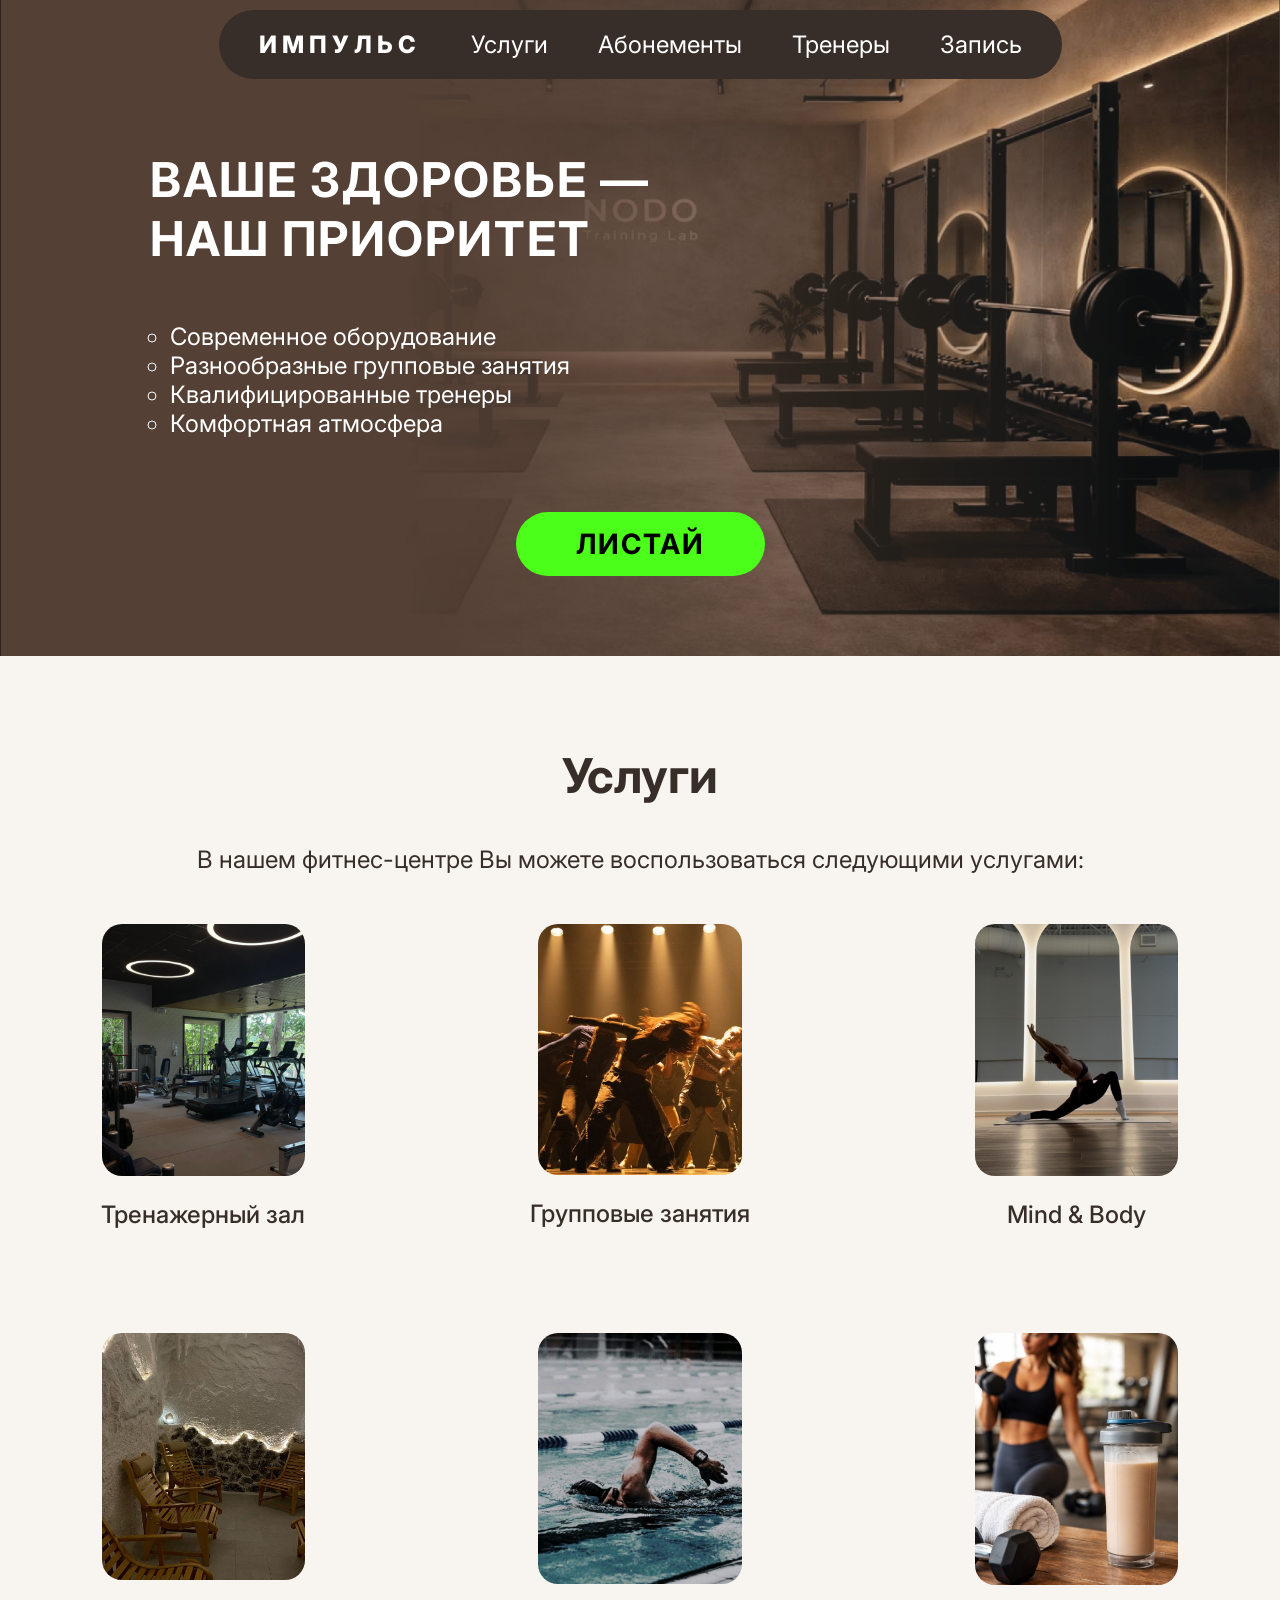
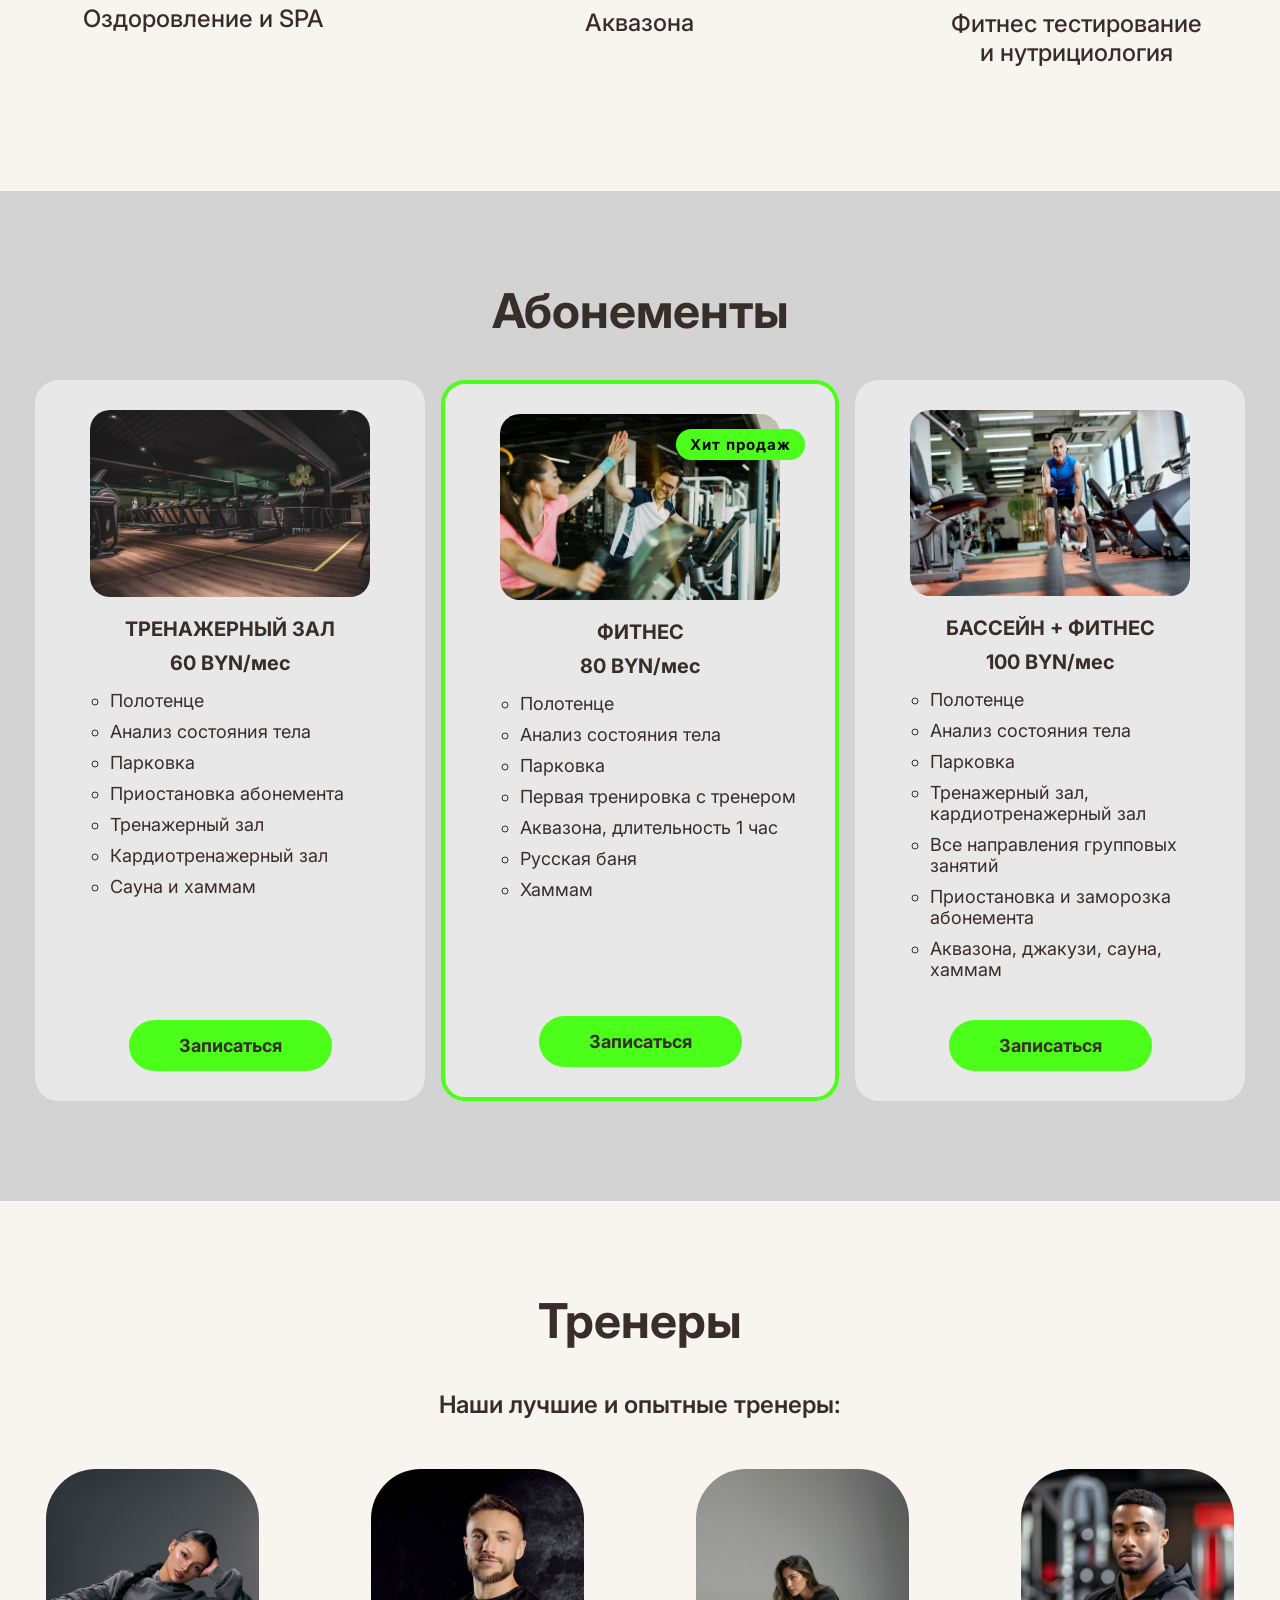
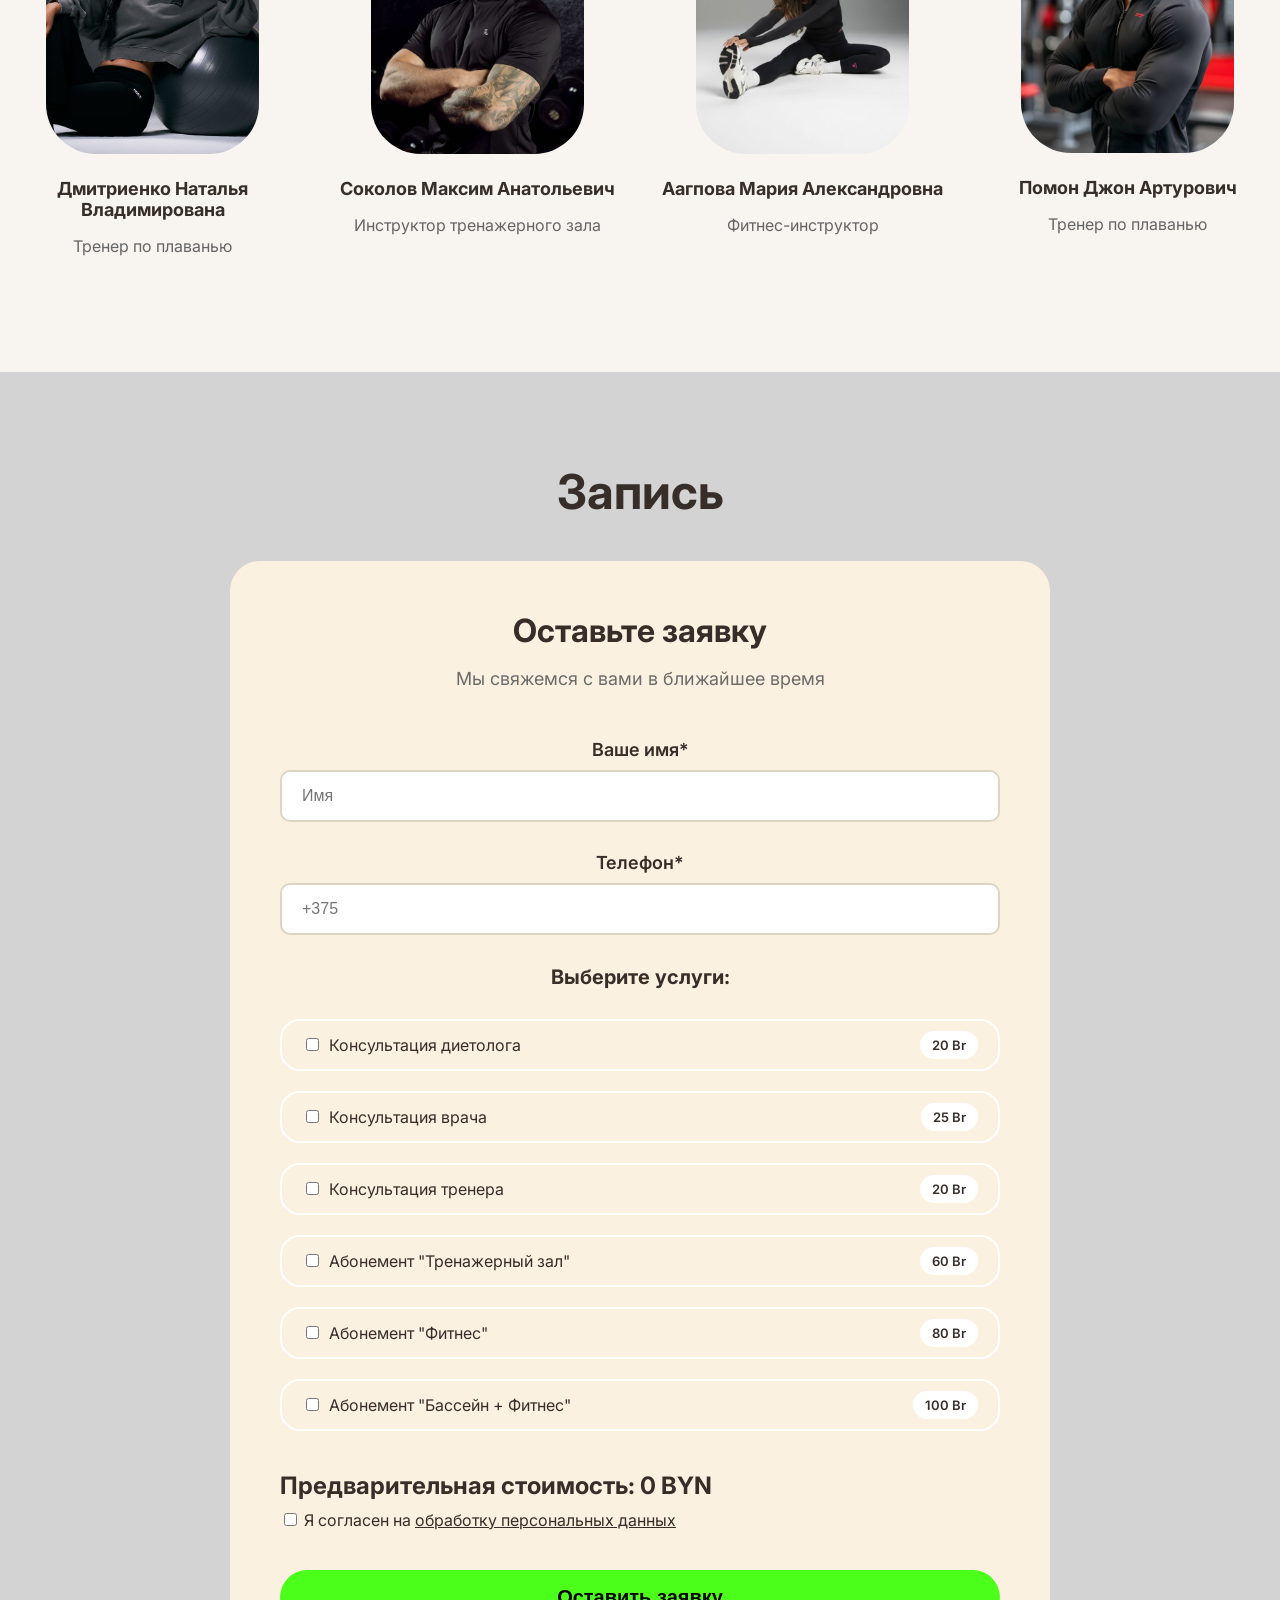
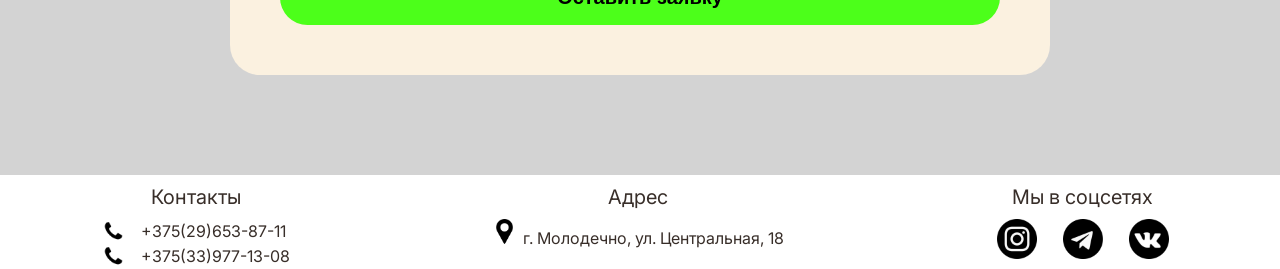
<file: index.html>
<!DOCTYPE html>
<html lang="en">
<head>
    <meta charset="UTF-8">
    <meta name="viewport" content="width=device-width, initial-scale=1.0">
    <title>IMPULS</title>
    <link rel="icon" type="image/png" href="IMG/logo-icon.png">
    <link rel="preconnect" href="https://fonts.googleapis.com">
    <link rel="preconnect" href="https://fonts.gstatic.com" crossorigin>
    <link href="https://fonts.googleapis.com/css2?family=Inter:ital,opsz,wght@0,14..32,100..900;1,14..32,100..900&display=swap" rel="stylesheet">
    <link href="index.css" type="text/css" rel="stylesheet">
</head>
<body>
    <header class="header">
        <a href="#block1" class="logo">ИМПУЛЬС</a>
        <a href="#block2">Услуги</a>
        <a href="#block3">Абонементы</a>
        <a href="#block4">Тренеры</a>
        <a href="#block5">Запись</a>
    </header>
    <div id="block1" class="block1">
        <div class="slogan">ВАШЕ ЗДОРОВЬЕ — <br>НАШ ПРИОРИТЕТ</div>
        <div class="advantages">
            <ul type="circle">
                <li>Современное оборудование</li> 
                <li>Разнообразные групповые занятия</li>
                <li>Квалифицированные тренеры</li>
                <li>Комфортная атмосфера</li>
            </ul>
        </div>
        <a href="#block2" class="button">ЛИСТАЙ</a>
    </div>

    <div id="block2" class="block2">
        <h3>Услуги</h3>
        <div class="text">В нашем фитнес-центре Вы можете воспользоваться следующими услугами:</div>
        <div class="directions">
            <a href="html/gym.html" target="_top" class="items-link">
                <div class="item">
                <img src="IMG/Cardio.png" alt="Тренажерный зал">
                <p>Тренажерный зал</p>
            </div>
            </a>
            <a href="html/groupclasses.html" target="_top" class="items-link">
                <div class="item">
                <img src="IMG/Dance1.jpg" alt="Групповые занятия">
                <p>Групповые занятия</p>
            </div>
            </a>
            <a href="html/mindbody.html" target="_top" class="items-link">
                <div class="item">
                <img src="IMG/Stretching.png" alt="Mind & Body">
                <p>Mind & Body</p>
            </div>
            </a>
            <a href="html/spa.html" target="_top" class="items-link">
                <div class="item">
                <img src="IMG/salt.jpg" alt=Оздоровление и SPA">
                <p>Оздоровление и SPA</p>
            </div>
            </a>
            <a href="html/aquazone.html" target="_top" class="items-link">
                <div class="item">
                <img src="IMG/Swim.png" alt="Аквазона">
                <p>Аквазона</p>
            </div>
            </a>
            <a href="html/fittesting.html" target="_top" class="items-link">
                <div class="item">
                <img src="IMG/testing.jpg" alt="Тестирование и нутрициология">
                <p>Фитнес тестирование <br>и нутрициология</p>
            </div>
            </a>
        </div>
    </div>

    <div id="block3" class="block3">
        <h3>Абонементы</h3>
        <div class="subscriptions">
            <div class="subtrain">
                <img src="IMG/train1.avif" alt="Месячный абонемент">
                <p class="included-sub">ТРЕНАЖЕРНЫЙ ЗАЛ</p>
                <p class="sub-price">60 BYN/мес</p>
                <ul type="circle" class="included">
                    <li>Полотенце</li>
                    <li>Анализ состояния тела</li>
                    <li>Парковка</li>
                    <li>Приостановка абонемента</li>
                    <li>Тренажерный зал</li>
                    <li>Кардиотренажерный зал</li>
                    <li>Сауна и хаммам</li>
                </ul>
                <a href="#block5" class="btn">Записаться</a>
            </div>
            <div class="subfit">
                <span class="badge">Хит продаж</span> 
                <img src="IMG/train2.avif" alt="Разовый абонемент">
                <p class="included-sub">ФИТНЕС</p>
                <p class="sub-price">80 BYN/мес</p>
                <ul type="circle" class="included">
                    <li>Полотенце</li>
                    <li>Анализ состояния тела</li>
                    <li>Парковка</li>
                    <li>Первая тренировка с тренером</li>
                    <li>Аквазона, длительность 1 час</li>
                    <li>Русская баня</li>
                    <li>Хаммам</li>
                </ul>
                <a href="#block5" class="btn">Записаться</a>
            </div>
            <div class="subswim">
                <img src="IMG/train3.avif" alt="Плюс абонемент">
                <p class="included-sub">БАССЕЙН + ФИТНЕС</p>
                <p class="sub-price">100 BYN/мес</p>
                <ul type="circle" class="included">
                    <li>Полотенце</li>
                    <li>Анализ состояния тела</li>
                    <li>Парковка</li>
                    <li>Тренажерный зал, кардиотренажерный зал</li>
                    <li>Все направления групповых занятий</li>
                    <li>Приостановка и заморозка абонемента</li>
                    <li>Аквазона, джакузи, сауна, хаммам</li>
                </ul>
                <a href="#block5" class="btn">Записаться</a>
            </div>
        </div>
    </div>

    <div id="block4" class="block4">
        <h3>Тренеры</h3>
        <div class="best-train">Наши лучшие и опытные тренеры:</div>
        <div class="trainers">
            <div class="trainer">
                <img src="IMG/trainer_Natalia.png" alt="Дмитриенко Наталья">
                <p>Дмитриенко Наталья Владимирована</p>
                <div class="description">
                    <p>Тренер по плаванью</p>
                </div>
            </div>
            <div class="trainer">
                <img src="IMG/trainer_Maks.jpg" alt="Соколов Максим">
                <p>Соколов Максим Анатольевич</p>
                <div class="description">
                    <p>Инструктор тренажерного зала</p>
                </div>
            </div>
            <div class="trainer">
                <img src="IMG/trainer_Maria.png" alt="Агапова Мария">
                <p>Аагпова Мария Александровна</p>
                <div class="description">
                    <p>Фитнес-инструктор</p>
                </div>
            </div>
            <div class="trainer">
                <img src="IMG/trainer_Jon.jpg" alt="Помон Джон">
                <p>Помон Джон Артурович</p>
                <div class="description">
                    <p>Тренер по плаванью</p>
                </div>
            </div>
        </div>
    </div>

    <div id="block5" class="block5">
        <h3>Запись</h3>
        <div class="record">
            <p class="record-title">Оставьте заявку</p>
            <p class="record-subtitle">Мы свяжемся с вами в ближайшее время</p>
            <form id="forma">
                <div class="field-group">
                    <label for="name">Ваше имя*</label>
                    <input type="text" placeholder="Имя" id="name">
                </div>
                <div class="field-group">
                    <label for="phonetext">Телефон*</label>
                    <input type="tel" placeholder="+375" id="phonetext">
                </div>
                <div class="service-block">
                    <p>Выберите услуги:</p>
                    <div class="services">
                        <div class="service-card">
                            <input type="checkbox" id="diet">
                            <label for="diet">Консультация диетолога</label>
                            <span class="service-price">20 Br</span>
                        </div>            
                        <div class="service-card">
                            <input type="checkbox" id="doc">
                            <label for="doc">Консультация врача</label>
                            <span class="service-price">25 Br</span>
                        </div>
                        <div class="service-card">
                            <input type="checkbox" id="train">
                            <label for="train">Консультация тренера</label>
                            <span class="service-price">20 Br</span>
                        </div>
                        <div class="service-card">
                            <input type="checkbox" id="month">
                            <label for="month">Абонемент "Тренажерный зал"</label>
                            <span class="service-price">60 Br</span>
                        </div>
                        <div class="service-card">
                            <input type="checkbox" id="one">
                            <label for="one">Абонемент "Фитнес"</label>
                            <span class="service-price">80 Br</span>
                        </div>
                        <div class="service-card">
                            <input type="checkbox" id="plus">
                            <label for="plus">Абонемент "Бассейн + Фитнес"</label>
                            <span class="service-price">100 Br</span>
                        </div>
                    </div>
                    <h4>Предварительная стоимость: <span id="total-price">0</span> BYN</h4>
                    <div class="agreement-block">
                        <input type="checkbox" id="agreement">
                        <label for="agreement">Я согласен на <a href="https://pravo.by" target="_blank" class="policy-link">
                        обработку персональных данных</a></label>
                    </div>
                    <button class="btn-bit">Оставить заявку</button>
                </div>
            </form>
        </div>
    </div>

    <footer class="footer">
        <div class="contacts">
            <p class="footer-text">Контакты</p>
            <div class="phone">
                <a href="tel: +375(29)653-87-11" class="phone-link">
                    <img src="IMG/phone.png" alt="phone">
                    <span>+375(29)653-87-11</span>
                </a>
            </div>
            <div class="phone">
                <a href="tel: +375(33)977-13-08" class="phone-link">
                    <img src="IMG/phone.png" alt="phone">
                    <span>+375(33)977-13-08</span>
                </a>
            </div>
        </div>
        <div class="location">
            <p class="footer-text">Адрес</p>
            <a href="https://yandex.by" target="_blank" class="map-link">
                <div class="address">
                    <img src="IMG/location.png">
                    <span>г. Молодечно, ул. Центральная, 18</span>
                </div>
            </a>
        </div>
        <div class="social">
            <p class="footer-text">Мы в соцсетях</p>
            <div class="icons">
                <a href="https://www.instagram.com/stimul_molo_gym/" target="_blank" class="social-link">
                    <img src="IMG/insta.png" alt="Инстаграм">
                </a>
                <a href="https://t.me/TM_Gym" target="_blank" class="social-link">
                    <img src="IMG/tg.png" alt="Телеграм">
                </a>
                <a href="https://vk.com/impuls_svetlogorsk" target="_blank" class="social-link">
                    <img src="IMG/vk.png" alt="ВКонтакте">
                </a>
            </div>
        </div>
    </footer>
    <script>
        function calculateTotal() {
            let total = 0;
            if (document.getElementById('diet').checked) total += 20;
            if  (document.getElementById('doc').checked) total += 25;
            if (document.getElementById('train').checked) total += 20;
            if (document.getElementById('month').checked) total += 60;
            if (document.getElementById('one').checked) total += 80;
            if (document.getElementById('plus').checked) total +=100;

            document.getElementById('total-price').innerText = total;
        }

        document.getElementById('diet').onclick = calculateTotal;
        document.getElementById('doc').onclick = calculateTotal;
        document.getElementById('train').onclick = calculateTotal;
        document.getElementById('month').onclick = calculateTotal;
        document.getElementById('one').onclick = calculateTotal;
        document.getElementById('plus').onclick = calculateTotal;

        document.getElementById('forma').onsubmit = function(event) {
            event.preventDefault();

            let isAgreed = document.getElementById('agreement').checked;
            isAgreed ? alert("Заявка успешно оформлена!"):
            alert("Для отправки заявки необходимо согласие на обработку персональных данных");

            if (isAgreed) {
                document.getElementById('forma').reset();
                document.getElementById('total-price').innerText = 0;
            }
        }
    </script>
</body>
</html>
</file>
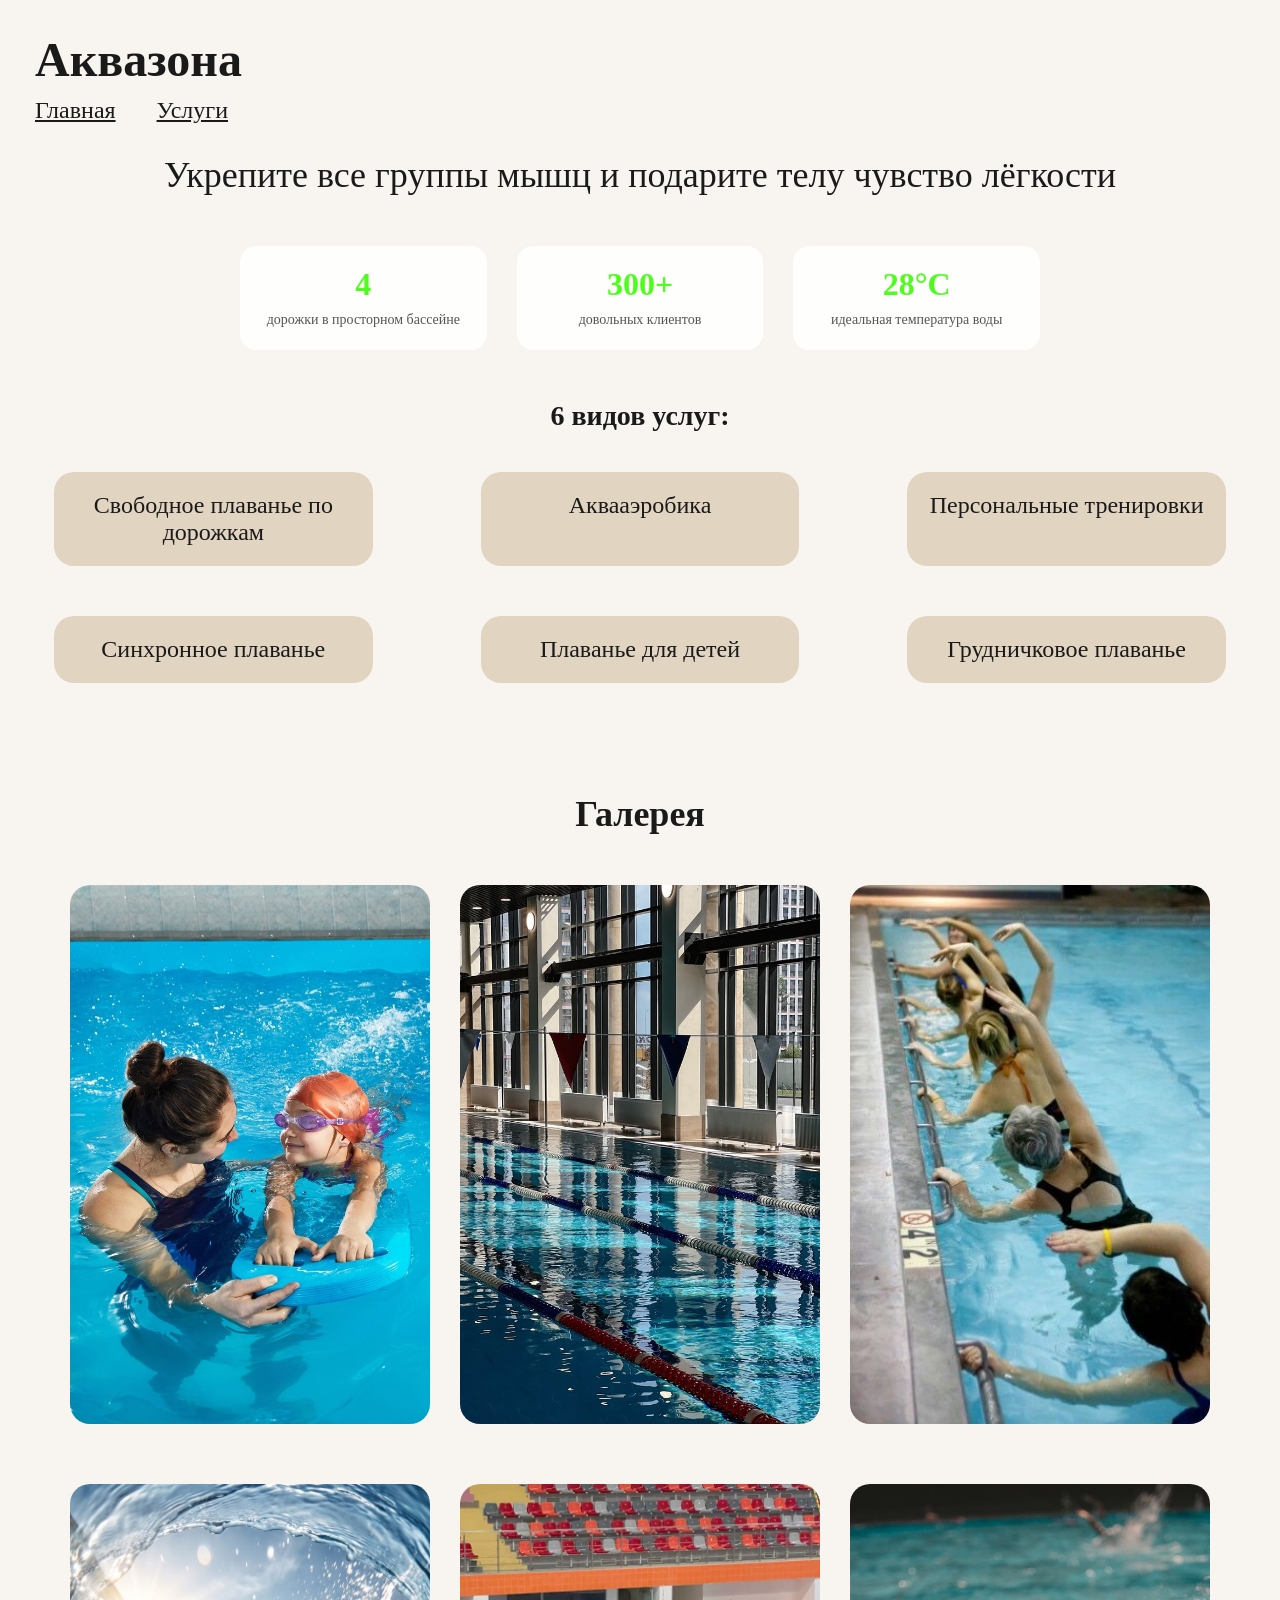
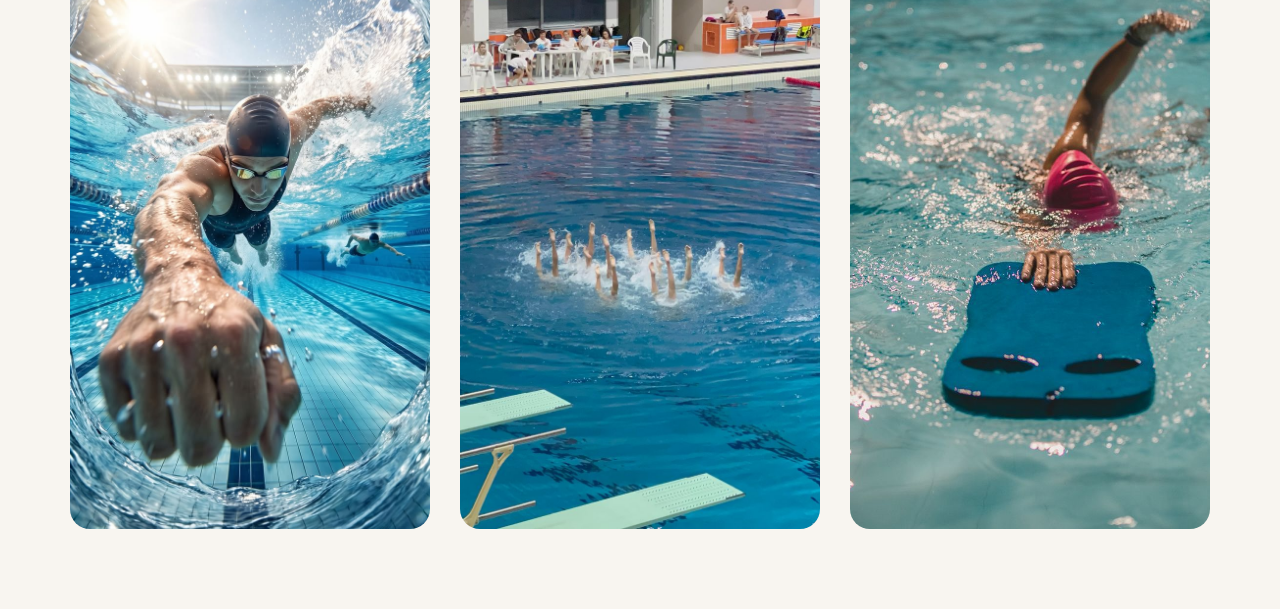
<file: html/aquazone.html>
<!DOCTYPE html>
<html lang="en">
<head>
    <meta charset="UTF-8">
    <meta name="viewport" content="width=device-width, initial-scale=1.0">
    <title>Услуги</title>
    <link rel="icon" type="image/png" href="../IMG/logo-icon.png">
    <link rel="preconnect" href="https://fonts.googleapis.com">
    <link rel="preconnect" href="https://fonts.gstatic.com" crossorigin>
    <link href="https://fonts.googleapis.com/css2?family=Inter:ital,opsz,wght@0,14..32,100..900;1,14..32,100..900&display=swap" rel="stylesheet">
    <link href="../css/aquazone.css" type="text/css" rel="stylesheet">
</head>
<body>
    <h1>Аквазона</h1>
    <a href="../index.html" target="_top" class="home">Главная</a>
    <a href="../index.html#block2" target="_top" class="home">Услуги</a>
    <div class="pilates-quote">Укрепите все группы мышц и подарите телу чувство лёгкости</div>
    
    <div class="starts-row">
        <div class="start">
            <span class="start-number">4</span>
            <span class="start-label">дорожки в просторном бассейне</span>
        </div>
        <div class="start">
            <span class="start-number">300+</span>
            <span class="start-label">довольных клиентов</span>
        </div>
        <div class="start">
            <span class="start-number">28°C</span>
            <span class="start-label">идеальная температура воды</span>
        </div>
    </div>

    <div class="skills-text">6 видов услуг:</div>
    <div class="skills">
        <div class="item">Свободное плаванье по дорожкам</div>
        <div class="item">Аквааэробика</div>
        <div class="item">Персональные тренировки</div>
        <div class="item">Синхронное плаванье</div>
        <div class="item">Плаванье для детей</div>
        <div class="item">Грудничковое плаванье</div>
    </div>
    <h2>Галерея</h2>
    <div class="pilates-pict">
        <img src="../IMG/kidsswim.jpg" alt="Гибкость без боли">
        <img src="../IMG/swimpool.jpg" alt="Осанка">
        <img src="../IMG/aquaaerobics.jpg" alt="Снятие стресса">
        <img src="../IMG/swimman.jpg" alt="Восстановление">
        <img src="../IMG/synchronous.jpg" alt="Снятие стресса">
        <img src="../IMG/swim.jpg" alt="Восстановление">
    </div>
</body>
</html>
</file>
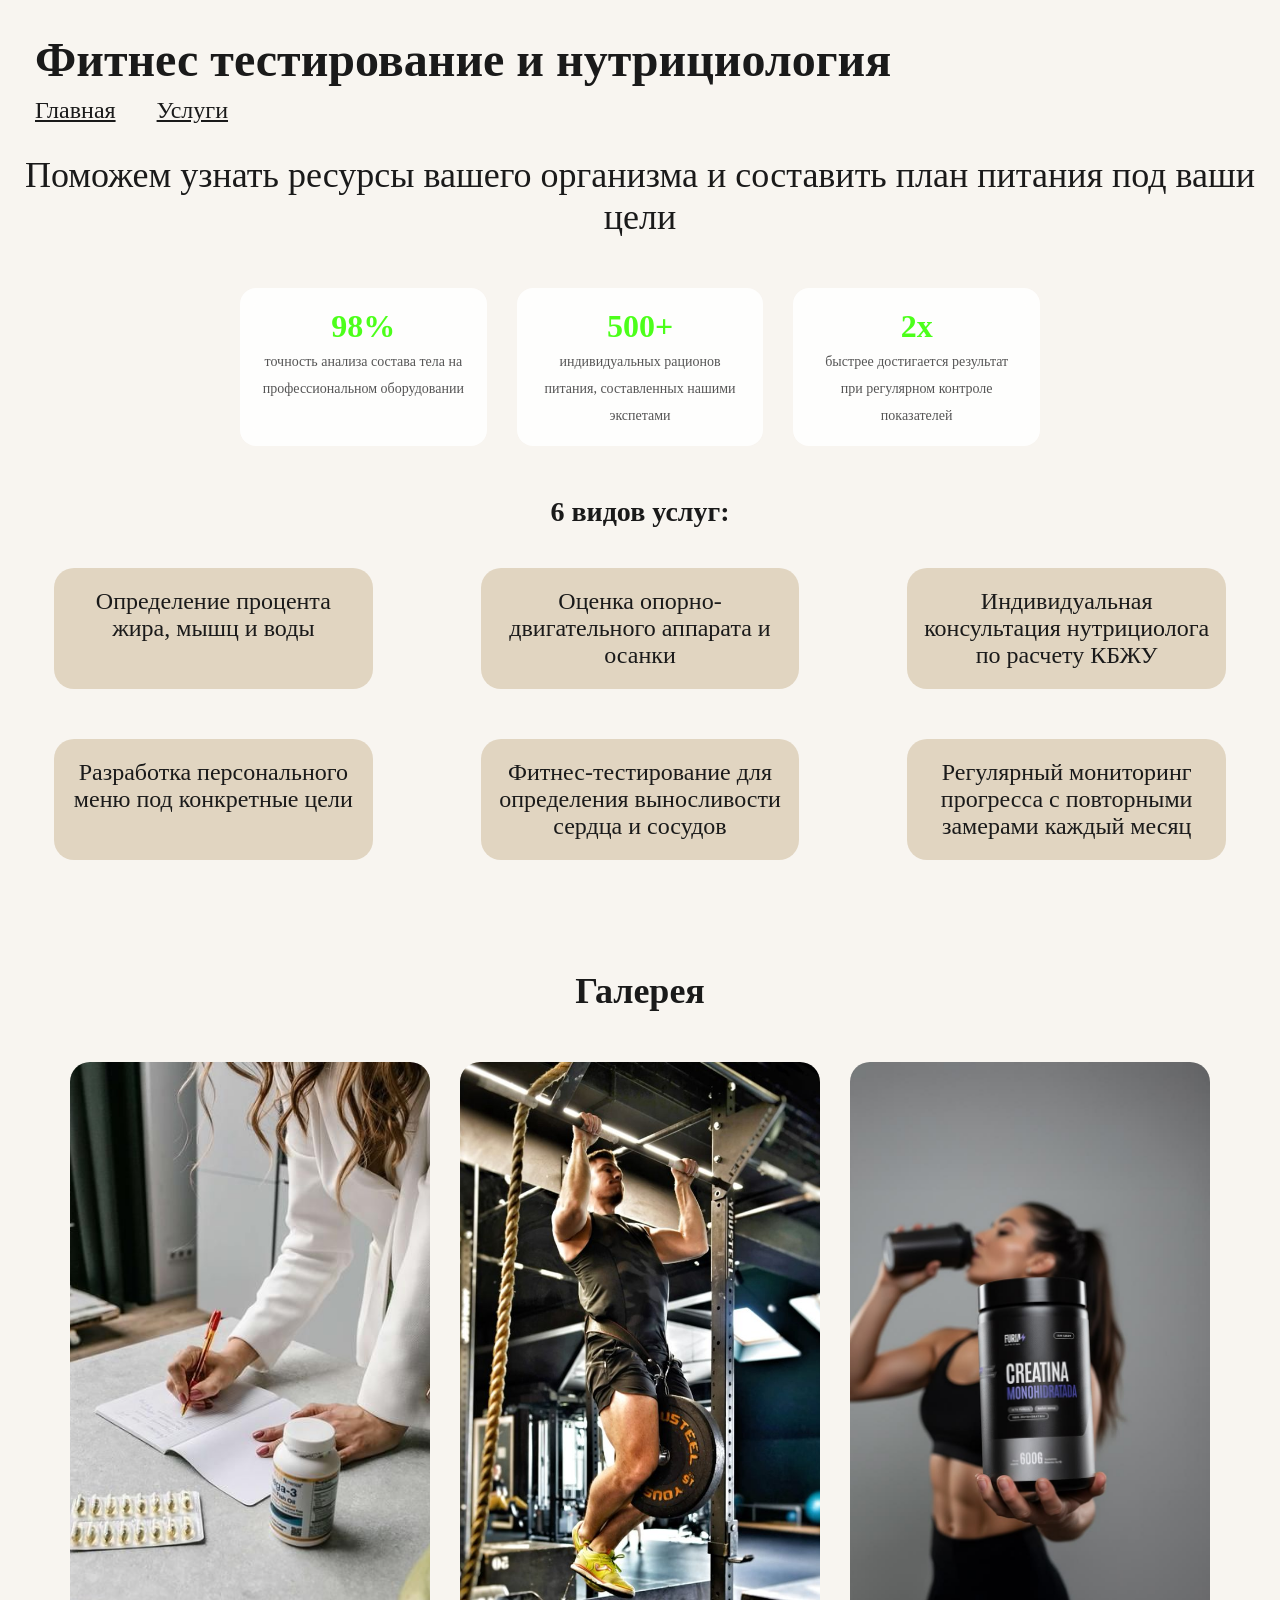
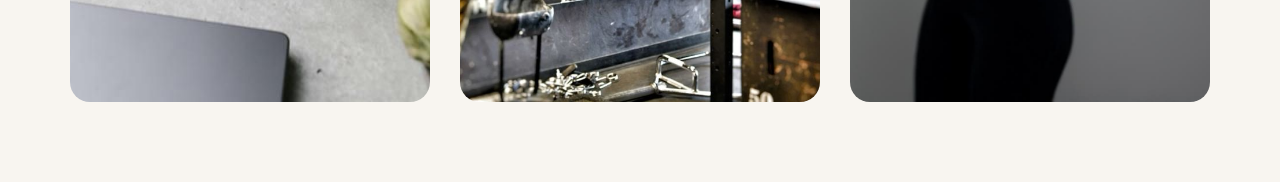
<file: html/fittesting.html>
<!DOCTYPE html>
<html lang="en">
<head>
    <meta charset="UTF-8">
    <meta name="viewport" content="width=device-width, initial-scale=1.0">
    <title>Услуги</title>
    <link rel="icon" type="image/png" href="../IMG/logo-icon.png">
    <link rel="preconnect" href="https://fonts.googleapis.com">
    <link rel="preconnect" href="https://fonts.gstatic.com" crossorigin>
    <link href="https://fonts.googleapis.com/css2?family=Inter:ital,opsz,wght@0,14..32,100..900;1,14..32,100..900&display=swap" rel="stylesheet">
    <link href="../css/fittesting.css" type="text/css" rel="stylesheet">
</head>
<body>
    <h1>Фитнес тестирование и нутрициология</h1>
    <a href="../index.html" target="_top" class="home">Главная</a>
    <a href="../index.html#block2" target="_top" class="home">Услуги</a>
    <div class="pilates-quote">Поможем узнать ресурсы вашего организма и составить план питания под ваши цели</div>
    
    <div class="starts-row">
        <div class="start">
            <span class="start-number">98%</span>
            <span class="start-label">точность анализа состава тела на профессиональном оборудовании</span>
        </div>
        <div class="start">
            <span class="start-number">500+</span>
            <span class="start-label">индивидуальных рационов питания, составленных нашими экспетами</span>
        </div>
        <div class="start">
            <span class="start-number">2х</span>
            <span class="start-label">быстрее достигается результат при регулярном контроле показателей</span>
        </div>
    </div>

    <div class="skills-text">6 видов услуг:</div>
    <div class="skills">
        <div class="item">Определение процента жира, мышц и воды</div>
        <div class="item">Оценка опорно-двигательного аппарата и осанки</div>
        <div class="item">Индивидуальная консультация нутрициолога по расчету КБЖУ</div>
        <div class="item">Разработка персонального меню под конкретные цели</div>
        <div class="item">Фитнес-тестирование для определения выносливости сердца и сосудов</div>
        <div class="item">Регулярный мониторинг прогресса с повторными замерами каждый месяц</div>
    </div>
    <h2>Галерея</h2>
    <div class="pilates-pict">
        <img src="../IMG/nutrition.jpg" alt="Спина">
        <img src="../IMG/resource.jpg" alt="Крепкое сердце и легкие">
        <img src="../IMG/additive.jpg" alt="Мышцы в тонусе">
    </div>
</body>
</html>
</file>
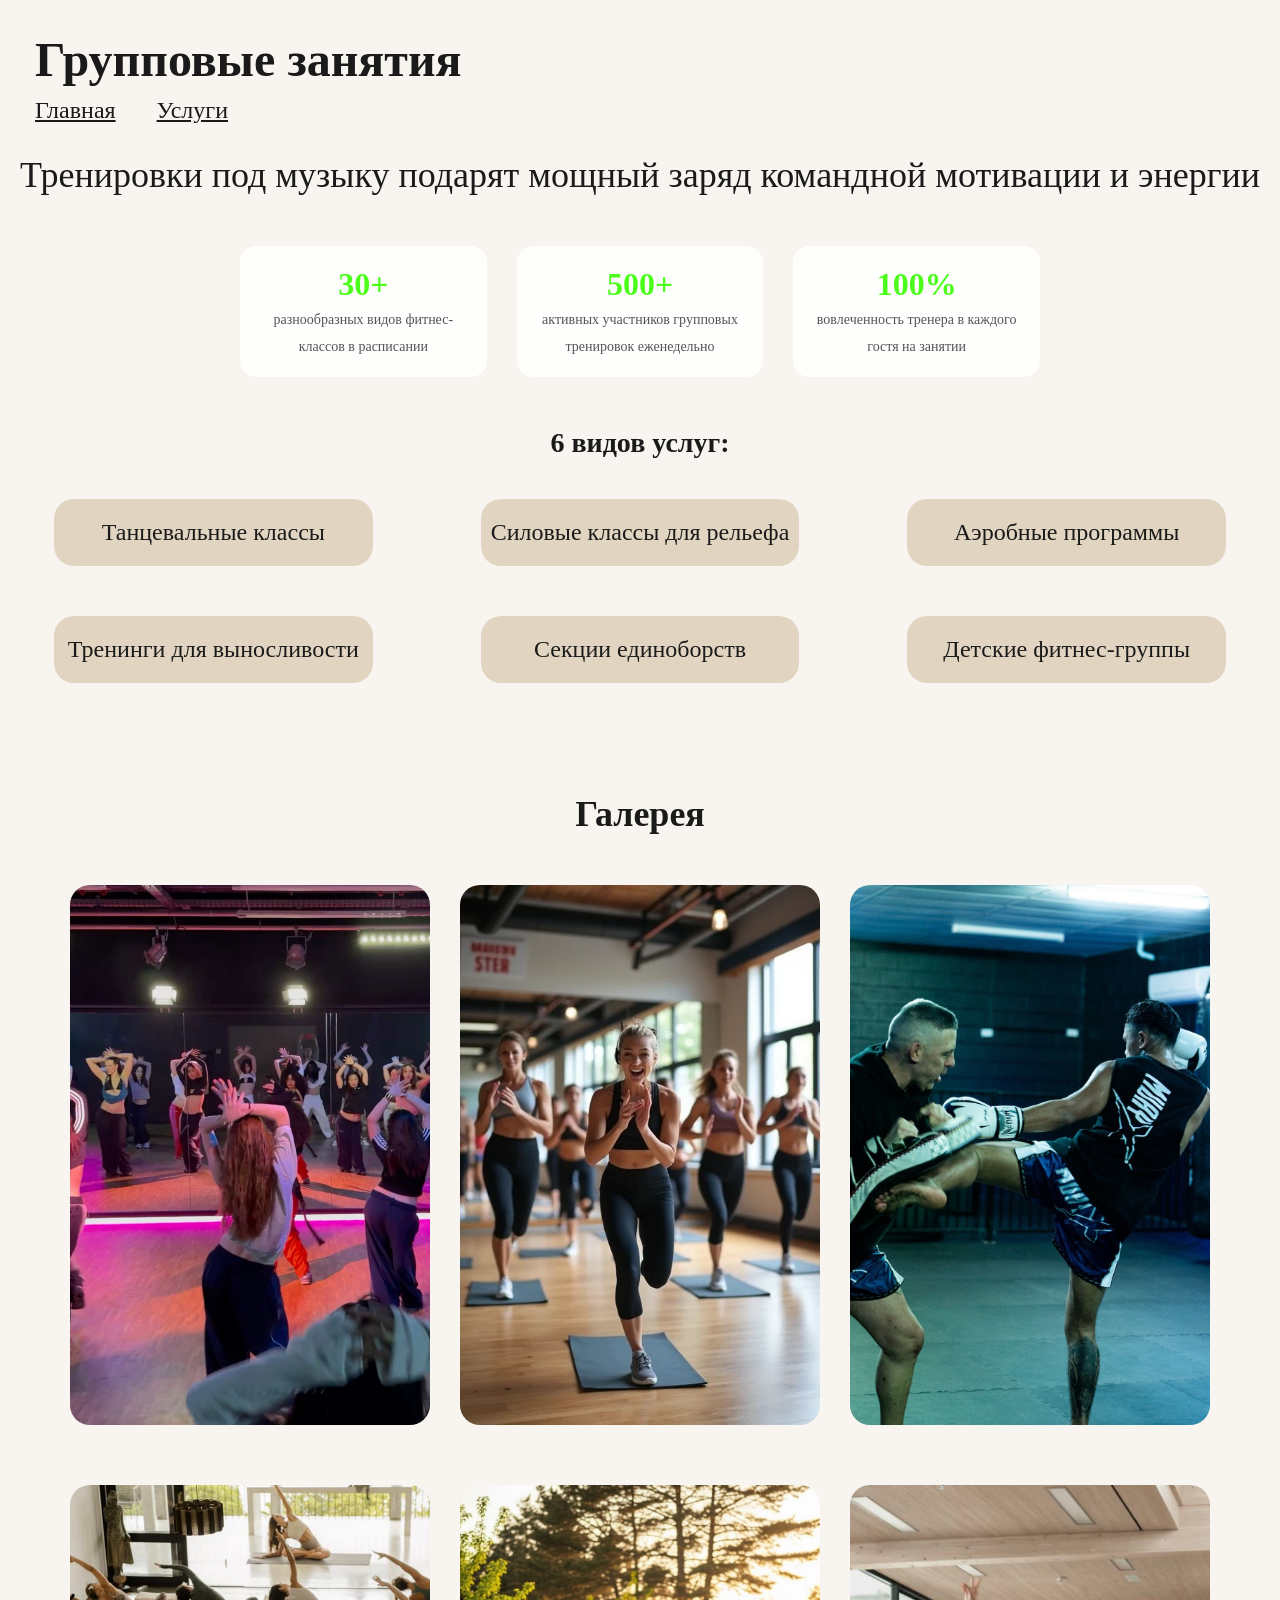
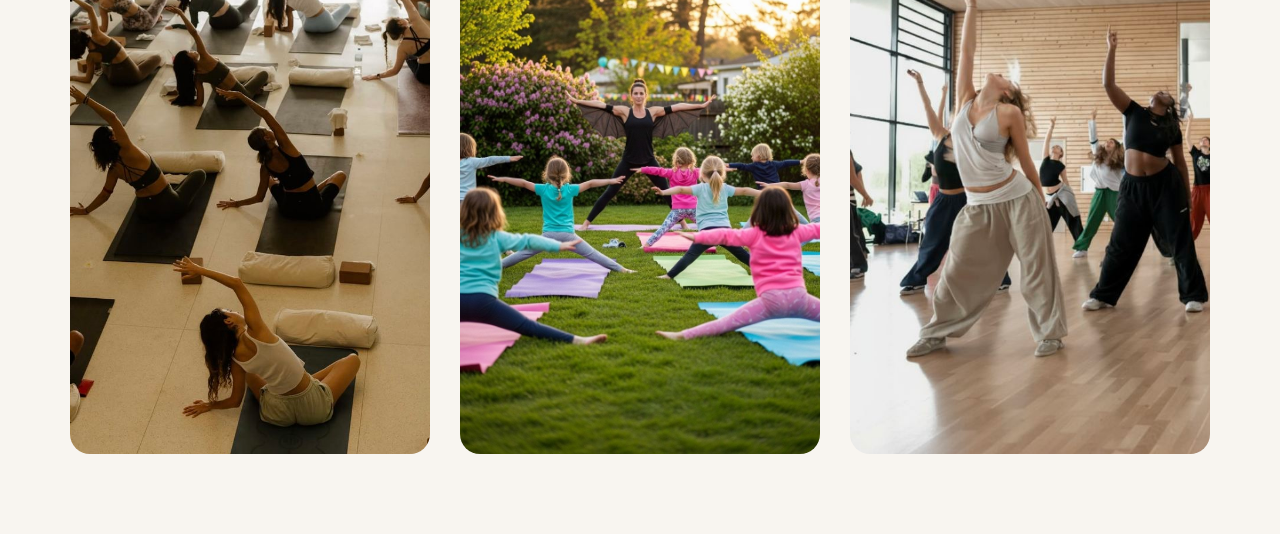
<file: html/groupclasses.html>
<!DOCTYPE html>
<html lang="en">
<head>
    <meta charset="UTF-8">
    <meta name="viewport" content="width=device-width, initial-scale=1.0">
    <title>Услуги</title>
    <link rel="icon" type="image/png" href="../IMG/logo-icon.png">
    <link rel="preconnect" href="https://fonts.googleapis.com">
    <link rel="preconnect" href="https://fonts.gstatic.com" crossorigin>
    <link href="https://fonts.googleapis.com/css2?family=Inter:ital,opsz,wght@0,14..32,100..900;1,14..32,100..900&display=swap" rel="stylesheet">
    <link href="../css/groupclasses.css" type="text/css" rel="stylesheet">
</head>
<body>
    <h1>Групповые занятия</h1>
    <a href="../index.html" target="_top" class="home">Главная</a>
    <a href="../index.html#block2" target="_top" class="home">Услуги</a>
    <div class="pilates-quote">Тренировки под музыку подарят мощный заряд командной мотивации и энергии</div>
    
    <div class="starts-row">
        <div class="start">
            <span class="start-number">30+</span>
            <span class="start-label">разнообразных видов фитнес-классов в расписании</span>
        </div>
        <div class="start">
            <span class="start-number">500+</span>
            <span class="start-label">активных участников групповых тренировок еженедельно</span>
        </div>
        <div class="start">
            <span class="start-number">100%</span>
            <span class="start-label">вовлеченность тренера в каждого гостя на занятии</span>
        </div>
    </div>

    <div class="skills-text">6 видов услуг:</div>
    <div class="skills">
        <div class="item">Танцевальные классы</div>
        <div class="item">Силовые классы для рельефа</div>
        <div class="item">Аэробные программы</div>
        <div class="item">Тренинги для выносливости</div>
        <div class="item">Секции единоборств</div>
        <div class="item">Детские фитнес-группы</div>
    </div>
    <h2>Галерея</h2>
    <div class="pilates-pict">
        <img src="../IMG/grace.jpg" alt="Гибкость">
        <img src="../IMG/aerobics.jpg" alt="Группа">
        <img src="../IMG/martialarts.jpg" alt="Здоровье">
        <img src="../IMG/group.jpg" alt="Здоровье">
        <img src="../IMG/kids.jpg" alt="Снижение тревожности">
        <img src="../IMG/positive.jpg" alt="Снижение тревожности">
    </div>
</body>
</html>
</file>
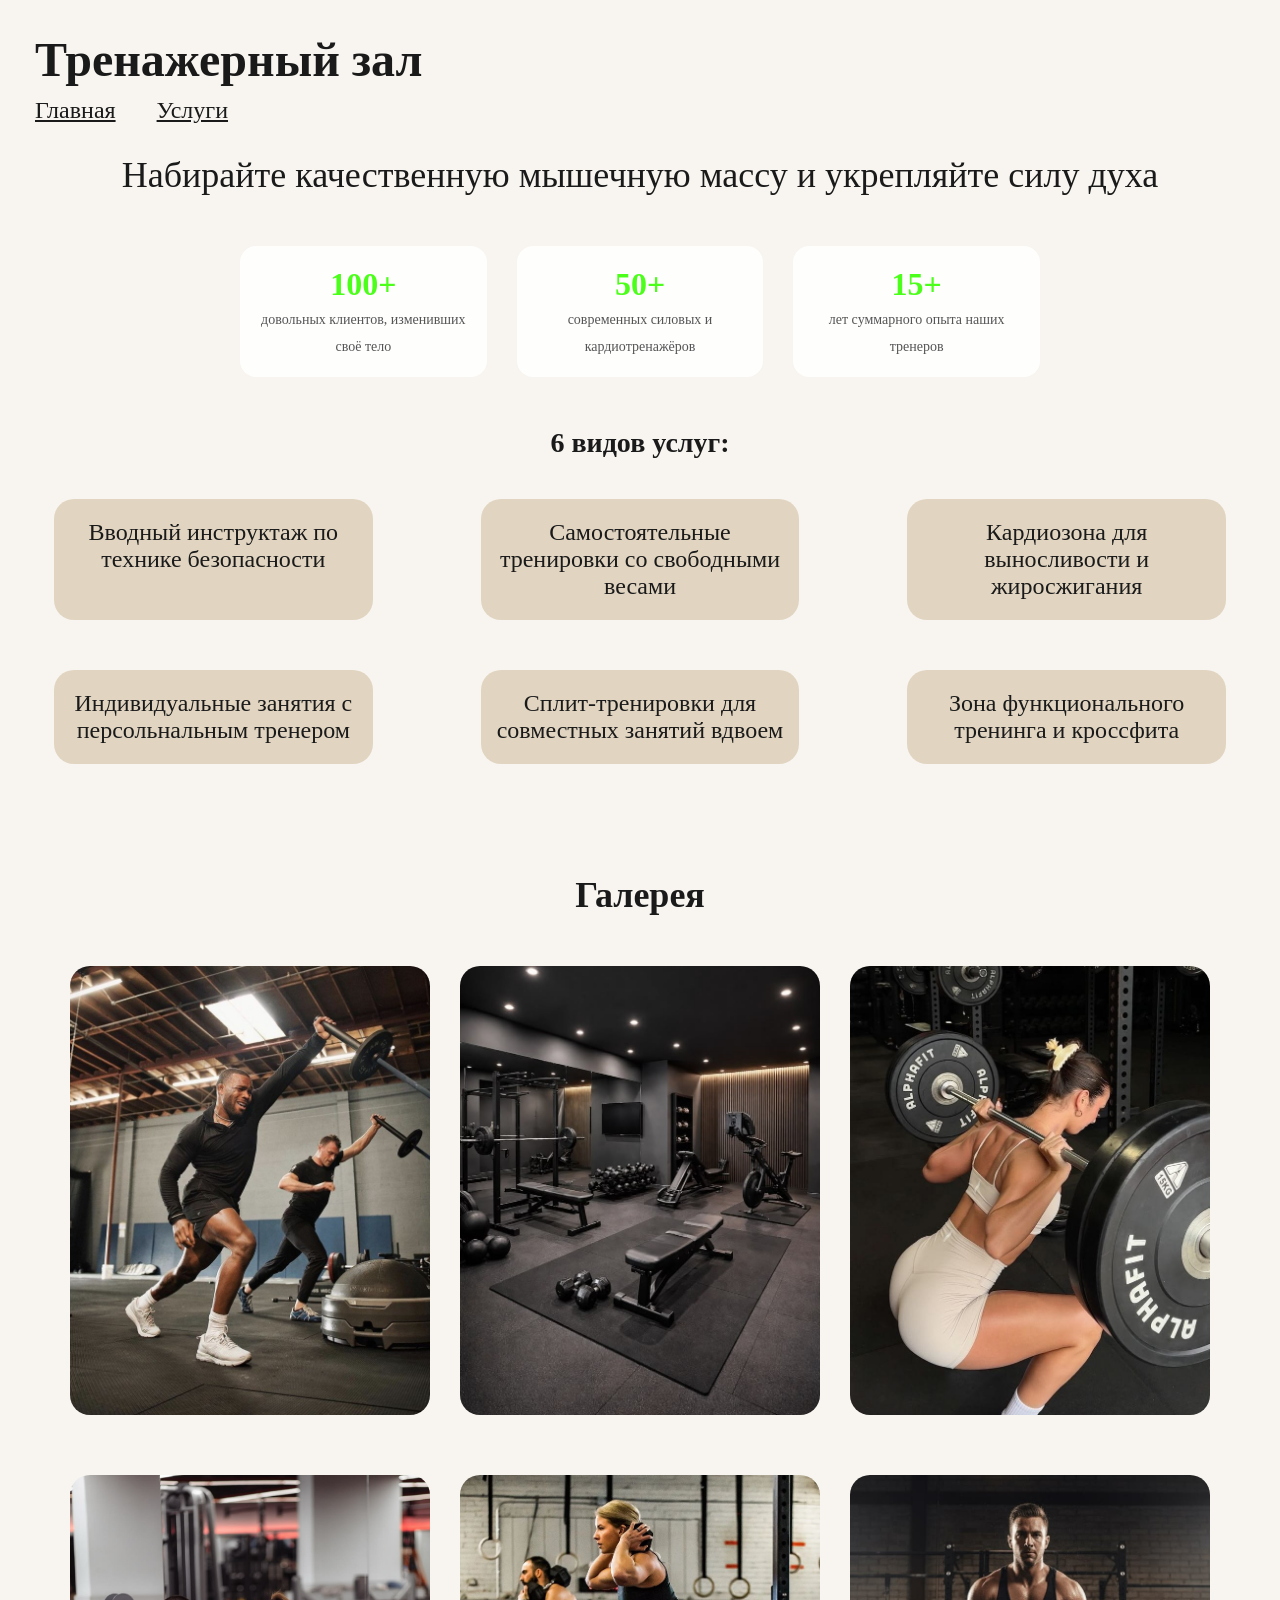
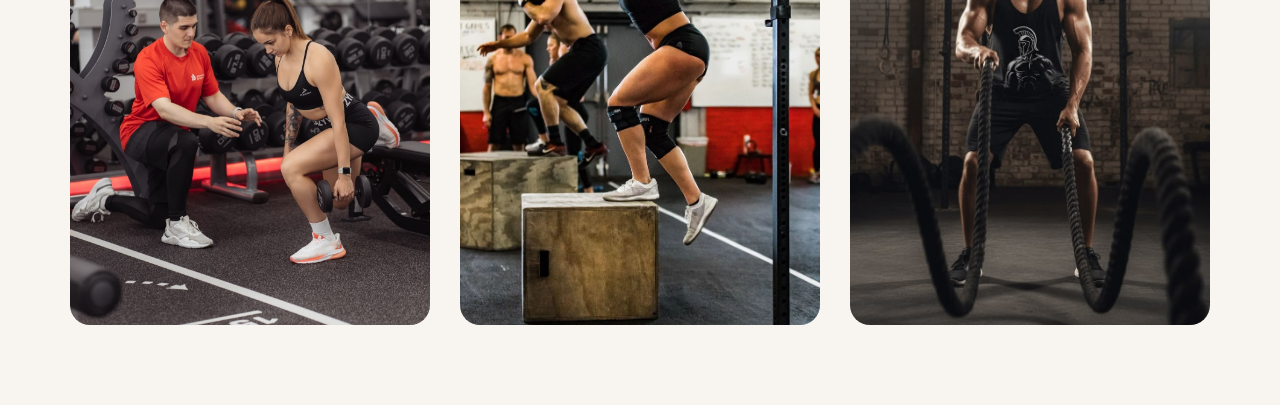
<file: html/gym.html>
<!DOCTYPE html>
<html lang="en">
<head>
    <meta charset="UTF-8">
    <meta name="viewport" content="width=device-width, initial-scale=1.0">
    <title>Услуги</title>
    <link rel="icon" type="image/png" href="../IMG/logo-icon.png">
    <link rel="preconnect" href="https://fonts.googleapis.com">
    <link rel="preconnect" href="https://fonts.gstatic.com" crossorigin>
    <link href="https://fonts.googleapis.com/css2?family=Inter:ital,opsz,wght@0,14..32,100..900;1,14..32,100..900&display=swap" rel="stylesheet">
    <link href="../css/gym.css" type="text/css" rel="stylesheet">
</head>
<body>
    <h1>Тренажерный зал</h1>
    <a href="../index.html" target="_top" class="home">Главная</a>
    <a href="../index.html#block2" target="_top" class="home">Услуги</a>
    <div class="pilates-quote">Набирайте качественную мышечную массу и укрепляйте силу духа</div>
    
    <div class="starts-row">
        <div class="start">
            <span class="start-number">100+</span>
            <span class="start-label">довольных клиентов, изменивших своё тело</span>
        </div>
        <div class="start">
            <span class="start-number">50+</span>
            <span class="start-label">современных силовых и кардиотренажёров</span>
        </div>
        <div class="start">
            <span class="start-number">15+</span>
            <span class="start-label">лет суммарного опыта наших тренеров</span>
        </div>
    </div>

    <div class="skills-text">6 видов услуг:</div>
    <div class="skills">
        <div class="item">Вводный инструктаж по технике безопасности</div>
        <div class="item">Самостоятельные тренировки со свободными весами</div>
        <div class="item">Кардиозона для выносливости и жиросжигания</div>
        <div class="item">Индивидуальные занятия с персольнальным тренером</div>
        <div class="item">Сплит-тренировки для совместных занятий вдвоем</div>
        <div class="item">Зона функционального тренинга и кроссфита</div>
    </div>
    <h2>Галерея</h2>
    <div class="pilates-pict">
        <img src="../IMG/zal1.jpg" alt="Гибкость">
        <img src="../IMG/zal4.jpg" alt="Гибкость">
        <img src="../IMG/zal2.jpg" alt="Гибкость">
        <img src="../IMG/zal3.jpg" alt="Гибкость">
        <img src="../IMG/zal5.jpg" alt="Гибкость">
        <img src="../IMG/zal6.jpg" alt="Гибкость">
    </div>
</body>
</html>
</file>
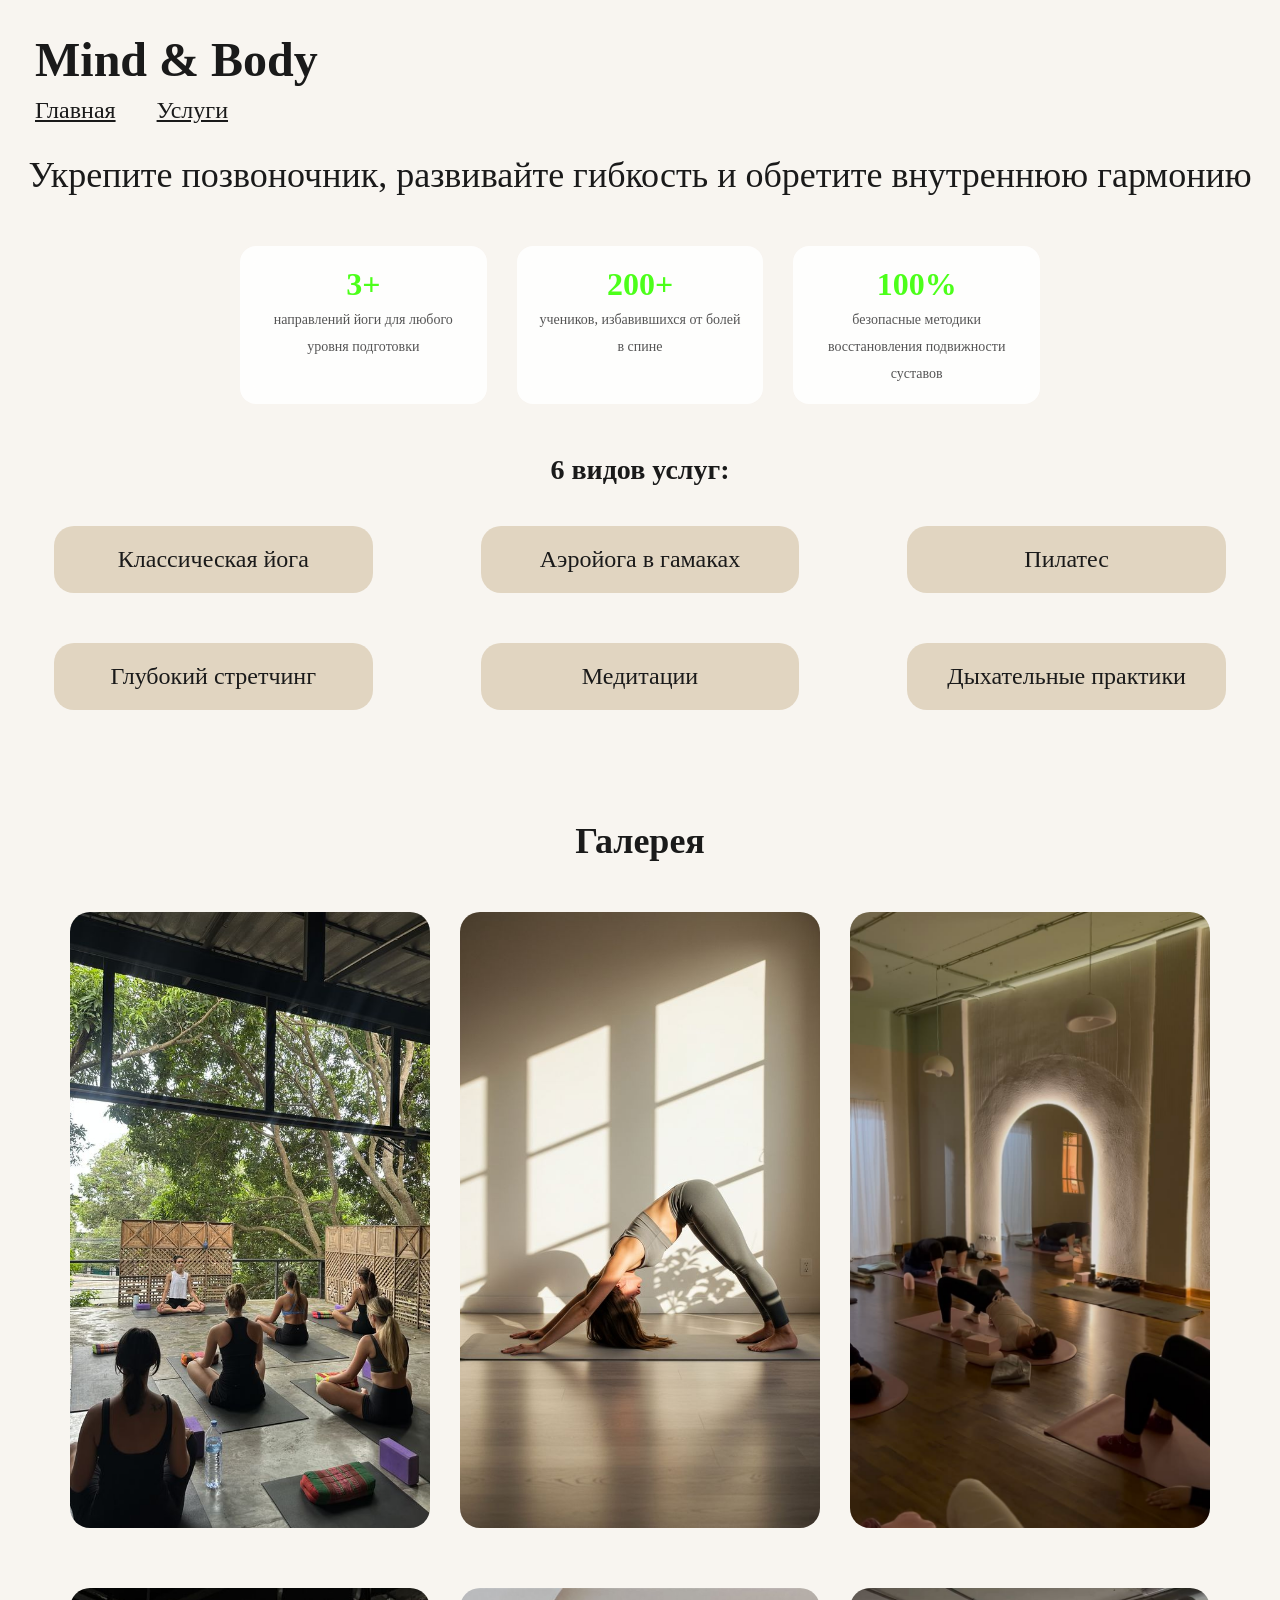
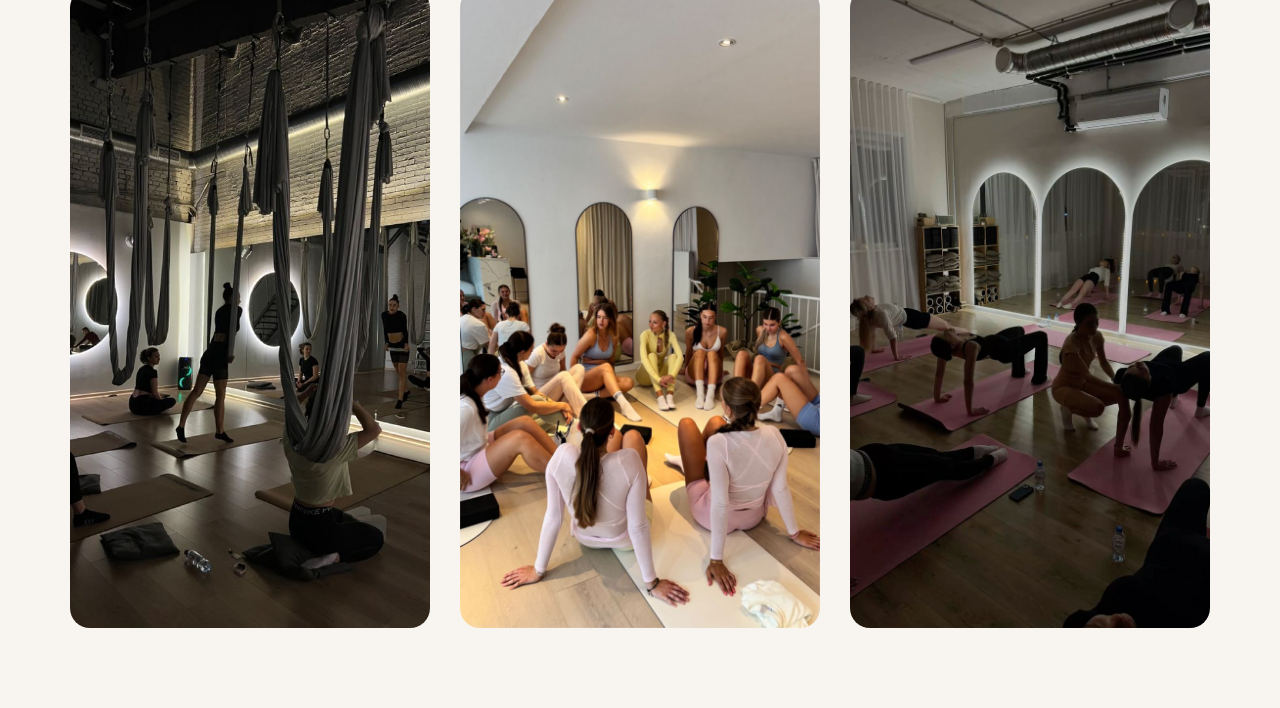
<file: html/mindbody.html>
<!DOCTYPE html>
<html lang="en">
<head>
    <meta charset="UTF-8">
    <meta name="viewport" content="width=device-width, initial-scale=1.0">
    <title>Услуги</title>
    <link rel="icon" type="image/png" href="../IMG/logo-icon.png">
    <link rel="preconnect" href="https://fonts.googleapis.com">
    <link rel="preconnect" href="https://fonts.gstatic.com" crossorigin>
    <link href="https://fonts.googleapis.com/css2?family=Inter:ital,opsz,wght@0,14..32,100..900;1,14..32,100..900&display=swap" rel="stylesheet">
    <link href="../css/mindbody.css" type="text/css" rel="stylesheet">
</head>
<body>
    <h1>Mind & Body</h1>
    <a href="../index.html" target="_top" class="home">Главная</a>
    <a href="../index.html#block2" target="_top" class="home">Услуги</a>
    <div class="pilates-quote">Укрепите позвоночник, развивайте гибкость и обретите внутреннюю гармонию</div>
    
    <div class="starts-row">
        <div class="start">
            <span class="start-number">3+</span>
            <span class="start-label">направлений йоги для любого уровня подготовки</span>
        </div>
        <div class="start">
            <span class="start-number">200+</span>
            <span class="start-label">учеников, избавившихся от болей в спине</span>
        </div>
        <div class="start">
            <span class="start-number">100%</span>
            <span class="start-label">безопасные методики восстановления подвижности суставов</span>
        </div>
    </div>
    <div class="skills-text">6 видов услуг:</div>
    <div class="skills">
        <div class="item">Классическая йога</div>
        <div class="item">Аэройога в гамаках</div>
        <div class="item">Пилатес</div>
        <div class="item">Глубокий стретчинг</div>
        <div class="item">Медитации</div>
        <div class="item">Дыхательные практики</div>
    </div>
    <h2>Галерея</h2>
    <div class="pilates-pict">
        <img src="../IMG/meditation.jpg" alt="Тренировка">
        <img src="../IMG/pliancy.jpg" alt="Бег">
        <img src="../IMG/unanxiety.jpg" alt="Выносливость">
        <img src="../IMG/stretching.jpg" alt="Борба со стрессом">
        <img src="../IMG/groupstretch.jpg" alt="Бег">
        <img src="../IMG/practices.jpg" alt="Борба со стрессом">
    </div>
</body>
</html>
</file>
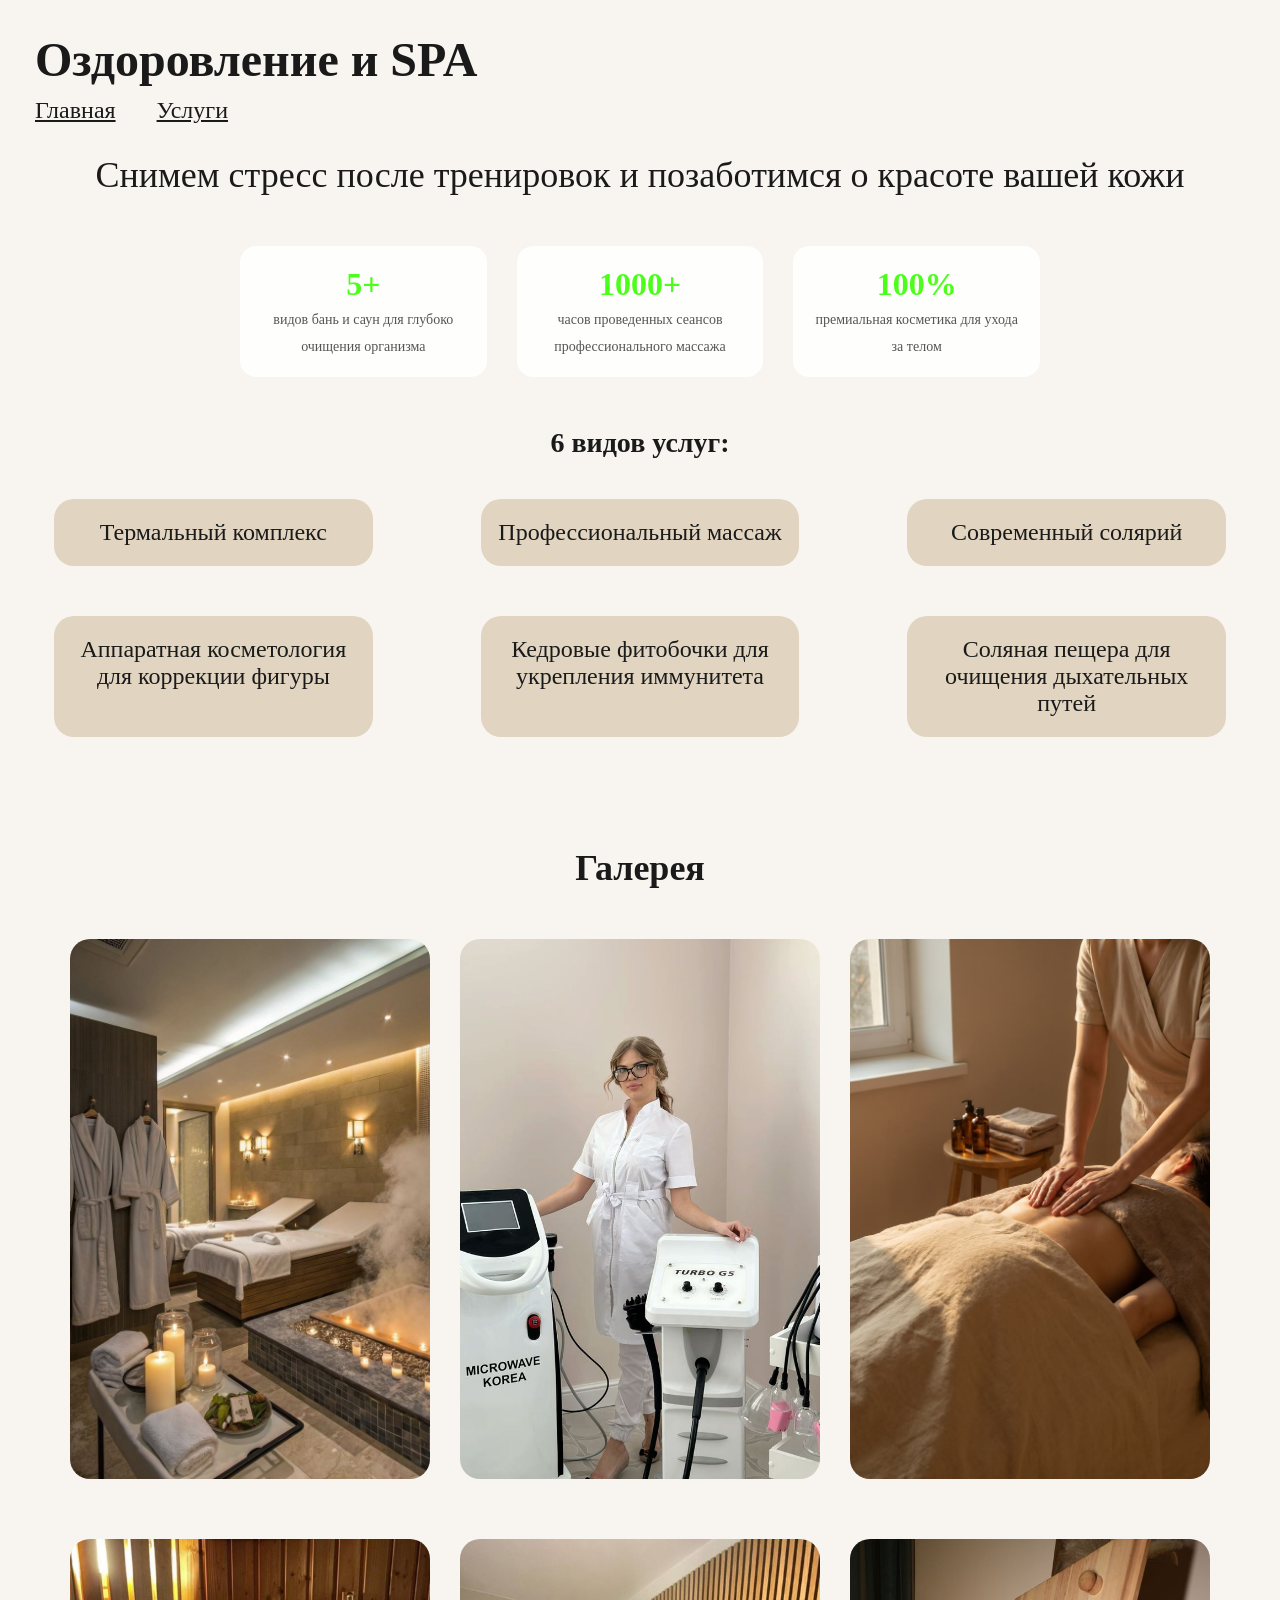
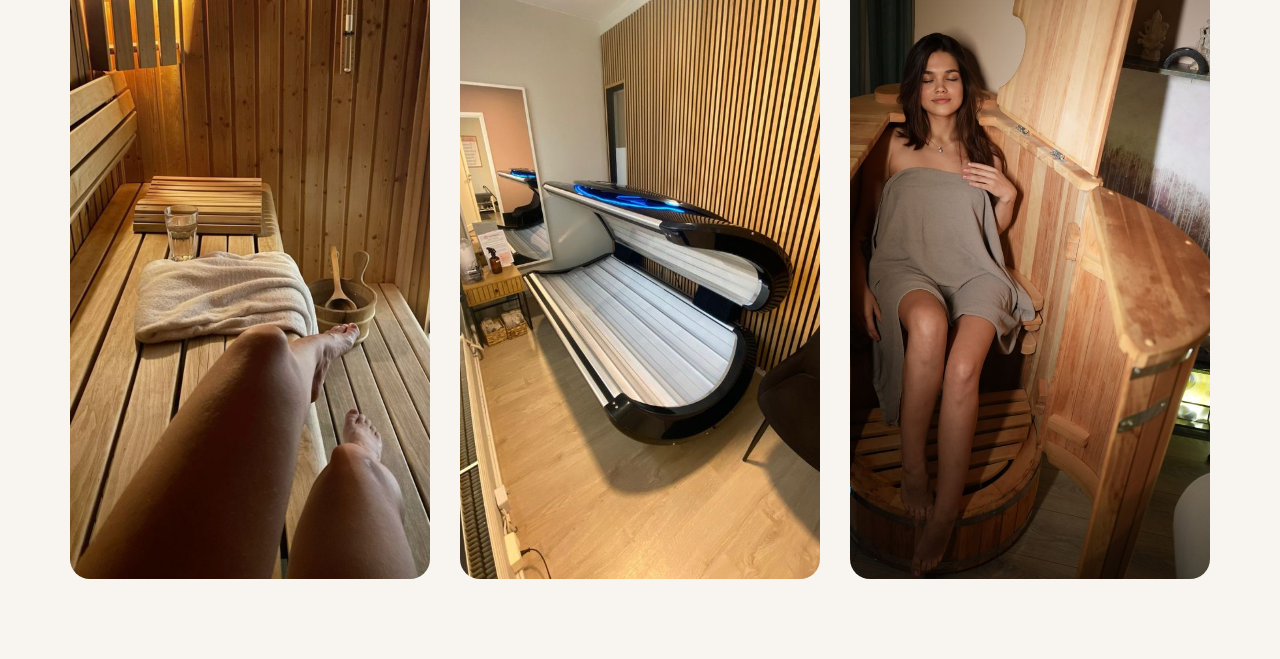
<file: html/spa.html>
<!DOCTYPE html>
<html lang="en">
<head>
    <meta charset="UTF-8">
    <meta name="viewport" content="width=device-width, initial-scale=1.0">
    <title>Услуги</title>
    <link rel="icon" type="image/png" href="../IMG/logo-icon.png">
    <link rel="preconnect" href="https://fonts.googleapis.com">
    <link rel="preconnect" href="https://fonts.gstatic.com" crossorigin>
    <link href="https://fonts.googleapis.com/css2?family=Inter:ital,opsz,wght@0,14..32,100..900;1,14..32,100..900&display=swap" rel="stylesheet">
    <link href="../css/spa.css" type="text/css" rel="stylesheet">
</head>
<body>
    <h1>Оздоровление и SPA</h1>
    <a href="../index.html" target="_top" class="home">Главная</a>
    <a href="../index.html#block2" target="_top" class="home">Услуги</a>
    <div class="pilates-quote">Снимем стресс после тренировок и позаботимся о красоте вашей кожи</div>
    
    <div class="starts-row">
        <div class="start">
            <span class="start-number">5+</span>
            <span class="start-label">видов бань и саун для глубоко очищения организма</span>
        </div>
        <div class="start">
            <span class="start-number">1000+</span>
            <span class="start-label">часов проведенных сеансов профессионального массажа</span>
        </div>
        <div class="start">
            <span class="start-number">100%</span>
            <span class="start-label">премиальная косметика для ухода за телом</span>
        </div>
    </div>

    <div class="skills-text">6 видов услуг:</div>
    <div class="skills">
        <div class="item">Термальный комплекс</div>
        <div class="item">Профессиональный массаж</div>
        <div class="item">Современный солярий</div>
        <div class="item">Аппаратная косметология для коррекции фигуры</div>
        <div class="item">Кедровые фитобочки для укрепления иммунитета</div>
        <div class="item">Соляная пещера для очищения дыхательных путей</div>
    </div>
    <h2>Галерея</h2>
    <div class="pilates-pict">
        <img src="../IMG/Spa.jpg" alt="Пластика">
        <img src="../IMG/cosmetology.jpg" alt="Групповые танцы">
        <img src="../IMG/massage.jpg" alt="Грация">
        <img src="../IMG/bathhouse.jpg" alt="Позитив">
        <img src="../IMG/solarium.jpg" alt="Грация">
        <img src="../IMG/barrel.jpg" alt="Позитив">
    </div>
</body>
</html>
</file>
<file: index.css>
body {
    font-family: 'Inter', sans-serif;
    margin: 0px;
    color: #382e29; 
    font-size: 24px;
}
.header {
    display: flex;
    position: fixed;
    justify-content: space-between;
    background-color: #382e29; 
    border-radius: 50px;
    top: 10px;
    padding: 20px 40px;
    max-width: 1200px;
    gap: 50px;
    left: 0;
    right: 0;
    margin: 0 auto;
    width: max-content;
    z-index: 1000;
}
.header a {
    text-decoration: none;
    color: white;
}
.header a:hover {
    color: #4CFF1A;
}
.logo {
    letter-spacing: 5px;
    font-weight:800;
}
.block1 {
    background-image: url(IMG/fonb.png);
    background-size: cover;
    background-repeat: no-repeat;
    background-position: center;
    padding-top: 150px;
    padding-bottom: 80px;
    color: white;
}
.slogan {
    text-align: left;
    font-size: 48px;
    margin-left: 150px;
    font-weight: bold;
    letter-spacing: 2px;
}
.advantages {
    padding-top: 30px;
    padding-bottom: 100px;
    margin-left: 130px;
}
.button {
    text-decoration: none;
    width: max-content;
    padding: 15px 60px;
    font-size: 28px;
    border-radius: 70px;
    background-color: #4CFF1A;
    color: black;
    border: none;
    font-weight: bold;
    display: block;  
    margin-left: auto;  
    margin-right: auto;
    cursor: pointer;
    margin-top: -50px;
    letter-spacing: 2px;
    transition: color 0.3s ease;
}
.button:hover {
    color: white;
}
.block2, .block4 {
    background-color: #f8f5f0;
    padding-bottom: 100px;
}
.block3, .block5 {
    background-color: lightgrey;
    padding-bottom: 100px;
}
.text {
    text-align: center;
    margin-bottom: 50px;
}
h3 {
    font-size: 48px;
    text-align: center;
    margin: 0;
    padding-top: 90px;  
    padding-bottom: 40px;
}
.directions {
    display: grid;
    grid-template-columns: repeat(3, 1fr);
    row-gap: 80px;
    column-gap: 30px;
    max-width: 1400px;
    margin: 0 auto;
}
.items-link {
    text-decoration: none;
    color: #382e29;
    display: block;
    transition: transform 0.3s ease;
}
.items-link:hover {
    transform: scale(1.05);
}
.item {
    text-align: center;
    align-items: center;
}
.item p {
    font-weight: 500;
}
.item img {
    max-width: 50%;
    height: auto;
    display: block;
    margin: 0 auto;
    border-radius: 20px;
}
.subscriptions {
    display: grid;
    grid-template-columns: repeat(auto-fit, minmax(280px, 1fr));
    justify-content: center;
    justify-items: center;
    gap: 30px;
    max-width: 1200px;
    margin: 0 auto;
    padding: 0 20px;
}
.subtrain, .subfit, .subswim {
    display: flex;
    flex-direction: column;
    align-items: center;
    background-color: #e8e8e8;
    border-radius: 24px;
    padding: 30px 20px;
    width: 100%;
    max-width: 350px;
    position: relative;
}
.subfit {
    border: 4px #4CFF1A solid;
}
.subtrain img, .subfit img, .subswim img {
    width: 100%;
    max-width: 280px;
    height: auto;
    border-radius: 20px;
}
.trainer img {
    max-width: 70%;
    height: auto;
    border-radius: 20px;
}
.badge {
    position: absolute;
    top: 45px;    
    right: 30px; 
    background-color: #4CFF1A; 
    color: black;            
    font-size: 15px;           
    font-weight: bold;
    letter-spacing: 1px;       
    padding: 6px 14px;   
    border-radius: 20px;       
}
.included-sub {
    text-align: center;
    font-size: 20px;
    font-weight: bold;
    margin-top: 20px;
    margin-bottom: 10px;
}
.sub-price {
    text-align: center;
    font-size: 20px;
    font-weight: bold;
    margin-top: 0;
    margin-bottom: 15px;
    color: #382e29; 
}
.included {
    text-align: left;
    max-width: 280px;
    width: 100%;
    margin: 0 auto;
    font-size: 18px;
    flex-grow: 1;
}
.included li {
    margin-bottom: 10px; 
}
.included p {
    margin: 8px 0;
}
.btn {
    display: block;
    font-size: 18px;
    background-color: #4CFF1A;
    border: none;
    border-radius: 50px;
    padding: 15px 50px;
    cursor: pointer;
    margin-top: 30px;
    margin-bottom: 0;
    font-weight: bold;
    text-decoration: none;
    color: #382e29; 
    transition: color 0.3s ease;
}
.btn:hover {
    text-decoration: none;
    color: white;
}
.best-train {
    text-align: center;
    font-weight: 600;
    padding-bottom: 50px;
}
.trainers {
    display: grid;
    grid-template-columns: repeat(4, 1fr);
    gap: 20px;
}
.trainer {
    text-align: center;
}
.trainer > p {
    font-size: 18px;
    font-weight: 700;   
    margin-bottom: 5px; 
}
.trainer img {
    border-radius: 50px;
}
.description {
    color: #656565;     
    font-size: 16px;    
}
.block5 {
    text-align: center;
}
.bid {
    text-align: center;
    padding: 20px;
    font-size: 24px;
    font-weight: bold;
}
.record {
    background-color: #fbf1e0;
    border-radius: 30px;
    max-width: 720px;
    text-align: center;
    padding: 50px 50px;
    margin: 0 auto;
}
.record-title {
    font-size: 32px;
    font-weight: bold;
    margin-bottom: 4px;
    margin-top: 0;
}
.record-subtitle {
    font-size: 18px;
    color: #6b6b6b;
    margin-bottom: 50px;
}
.field-group {
    margin-bottom: 20px;
}
.field-group label {
    display: block;
    font-weight: 600;
    font-size: 18px;
    margin-bottom: 10px;
}
.field-group input {
    width: 100%;
    padding: 15px 20px;
    border-radius: 10px;
    margin-bottom: 10px;
    border: 2px solid #ddd4c4;
    box-sizing: border-box;
    font-size: 16px;
}
.service-block p{
    font-weight: bold;
    font-size: 20px;
    margin-bottom: 30px;
}
.service-card {
    display: flex;
    align-items: center;
    margin-bottom: 20px;
    text-align: left;
    font-size: 16px;
    border: 2px solid white;
    border-radius: 20px;
    padding: 10px 20px;
}
.service-card input[type="checkbox"] {
    margin-right: 10px;
    cursor: pointer;
}
.service-price {
    font-weight: 600;
    font-size: 13px;
    background-color: white;
    padding: 6px 12px;
    border-radius: 20px;
    margin-left: auto;
    margin-right: 0;
}
h4 {
    text-align: left;
    margin-top: 40px;
    margin-bottom: 10px;
}
.agreement-block {
    text-align: left;
    font-size: 16px;
    margin-bottom: 40px;
}
.agreement-block a {
    color: #382e29;
}
.btn-bit {
    display: block;
    font-size: 20px;
    background-color: #4CFF1A;
    border: none;
    border-radius: 50px;
    padding: 16px 40px;
    cursor: pointer;
    margin-left: auto;
    margin-right: auto;
    font-weight: bold;
    width: 100%;
    transition: color 0.3s ease;
}
.btn-bit:hover {
    color: white;
}
.footer {
    display: flex;
    justify-content: space-around;
    background-color: rgba(255, 255, 255, 0.85);
    width: 100%;
    align-items: flex-start;
    text-align: center;
    margin: 0;
}
.contacts, .location, .social {
    display: flex;
    flex-direction: column;
    align-items: center;
    text-align: center;
}
.phone span, .address span {
    font-size: 16px;
    text-align: left;
}
.phone img {
    width: 25px;
    height: 25px;
}
.address, .phone {
    width: 100%;
}
.map-link, .phone-link {
    display: flex;
    align-items: center;
    justify-content: flex-start; 
    gap: 15px;                
    text-decoration: none;     
    color: #382e29;             
    transition: color 0.3s ease; 
}
.map-link:hover {
    color: #4CFF1A;            
}
.phone-link:hover {
    color: #4CFF1A;    
}
.address img {
    width: 25px;
    height: 25px;
}
.icons img {
    width: 40px;
    height: 40px;
    margin: 0 10px;
    transition: filter 0.3s ease;
}
.icons a {
    text-decoration: none;
}
.social-link:hover img {
    filter: invert(72%) sepia(85%) saturate(1495%) hue-rotate(53deg) brightness(108%) contrast(105%);
}
.footer-text {
    font-size: 20px;
    margin: 10px 0;
}
.footer-bottom {
    font-size: 16px;
    text-align: center;
}
.footer-bottom a {
    color: #382e29;
}
</file>
<file: css/aquazone.css>
body {
    font-family: 'Inter' sans-serif;
    margin: 0px;
    color: #1a1a1a;
    background-color: #f8f5f0;
    font-size: 24px;
}
h1 {
    margin-left: 35px;
    margin-bottom: 10px;
}
.home {
    color: #1a1a1a;
    margin-left: 35px;
}
.home:hover {
    color: #4CFF1A;
}
.skills-text {
    text-align: center;
    font-size: 28px;
    margin-bottom: 40px;
    font-weight: 700;
}
.skills {
    display: grid;
    grid-template-columns: repeat(3, 1fr);
    margin: 0 auto;
    padding: 0 auto;
    justify-items: center;
    margin-bottom: 60px;
}
.item {
    background-color: rgb(225, 213, 193);
    backdrop-filter: blur(10px);
    width: 70%;
    padding: 20px 10px;
    text-align: center;
    border-radius: 20px;
    margin-bottom: 50px;
}
.pilates-pict {
    display: flex;
    flex-wrap: wrap;
    justify-content: center;
    max-width: 1200px;
    gap: 30px;
    margin: 50px auto;
}
.pilates-pict img {
    width: 30%;
    height: auto;
    margin-bottom: 30px;
    border-radius: 20px;
    object-fit: cover;
}
.pilates-quote {
    font-size: 36px;
    font-weight: 500;
    text-align: center;
    margin-top: 30px;
}
.starts-row {
    display: flex;
    justify-content: space-between;
    gap: 30px;
    margin: 50px auto;
    max-width: 800px;
}
.start {
    text-align: center;
    flex: 1;
    padding: 20px;
    background-color: rgba(255, 255, 255, 0.85); 
    backdrop-filter: blur(10px);
    border-radius: 16px;
}
.start-number {
    display: block;
    font-size: 32px;
    font-weight: 800;
    color: #4CFF1A;
}
.start-label {
    font-size: 14px;
    color: #555;
}
h2 {
    text-align: center;
}
</file>
<file: css/fittesting.css>
body {
    font-family: 'Inter' sans-serif;
    margin: 0px;
    color: #1a1a1a;
    background-color: #f8f5f0;
    font-size: 24px;
}
h1 {
    margin-left: 35px;
    margin-bottom: 10px;
}
.home {
    color: #1a1a1a;
    margin-left: 35px;
}
.home:hover {
    color: #4CFF1A;
}
.skills-text {
    text-align: center;
    font-size: 28px;
    margin-bottom: 40px;
    font-weight: 700;
}
.skills {
    display: grid;
    grid-template-columns: repeat(3, 1fr);
    margin: 0 auto;
    padding: 0 auto;
    justify-items: center;
    margin-bottom: 60px;
}
.item {
    background-color: rgb(225, 213, 193);
    backdrop-filter: blur(10px);
    width: 70%;
    padding: 20px 10px;
    text-align: center;
    border-radius: 20px;
    margin-bottom: 50px;
}
.pilates-pict {
    display: flex;
    flex-wrap: wrap;
    justify-content: center;
    max-width: 1200px;
    gap: 30px;
    margin: 50px auto;
}
.pilates-pict img {
    width: 30%;
    height: auto;
    margin-bottom: 30px;
    border-radius: 20px;
    object-fit: cover;
}
.pilates-quote {
    font-size: 36px;
    font-weight: 500;
    text-align: center;
    margin-top: 30px;
}
.starts-row {
    display: flex;
    justify-content: space-between;
    gap: 30px;
    margin: 50px auto;
    max-width: 800px;
}
.start {
    text-align: center;
    flex: 1;
    padding: 20px;
    background-color: rgba(255, 255, 255, 0.85); 
    backdrop-filter: blur(10px);
    border-radius: 16px;
}
.start-number {
    display: block;
    font-size: 32px;
    font-weight: 800;
    color: #4CFF1A;
}
.start-label {
    font-size: 14px;
    color: #555;
}
h2 {
    text-align: center;
}
</file>
<file: css/groupclasses.css>
body {
    font-family: 'Inter' sans-serif;
    margin: 0px;
    color: #1a1a1a;
    background-color: #f8f5f0;
    font-size: 24px;
}
h1 {
    margin-left: 35px;
    margin-bottom: 10px;
}
.home {
    color: #1a1a1a;
    margin-left: 35px;
}
.home:hover {
    color: #4CFF1A;
}
.cap-text {
    font-size: 24px;
    margin-left: 35px;
}
.skills-text {
    text-align: center;
    font-size: 28px;
    margin-bottom: 40px;
    font-weight: 700;
}
.skills {
    display: grid;
    grid-template-columns: repeat(3, 1fr);
    margin: 0 auto;
    padding: 0 auto;
    justify-items: center;
    margin-bottom: 60px;
}
.item {
    background-color: rgb(225, 213, 193);
    backdrop-filter: blur(10px);
    width: 70%;
    padding: 20px 10px;
    text-align: center;
    border-radius: 20px;
    margin-bottom: 50px;
}
.pilates-pict {
    display: flex;
    flex-wrap: wrap;
    justify-content: center;
    max-width: 1200px;
    gap: 30px;
    margin: 50px auto;
}
.pilates-pict img {
    width: 30%;
    height: auto;
    margin-bottom: 30px;
    border-radius: 20px;
    object-fit: cover;
}

.pilates-quote {
    font-size: 36px;
    font-weight: 500;
    text-align: center;
    margin-top: 30px;
}
.starts-row {
    display: flex;
    justify-content: space-between;
    gap: 30px;
    margin: 50px auto;
    max-width: 800px;
}
.start {
    text-align: center;
    flex: 1;
    padding: 20px;
    background-color: rgba(255, 255, 255, 0.85); 
    backdrop-filter: blur(10px);
    border-radius: 16px;
}
.start-number {
    display: block;
    font-size: 32px;
    font-weight: 800;
    color: #4CFF1A;
}
.start-label {
    font-size: 14px;
    color: #555;
}
h2 {
    text-align: center;
}
</file>
<file: css/gym.css>
body {
    font-family: 'Inter' sans-serif;
    margin: 0px;
    color: #1a1a1a;
    background-color: #f8f5f0;
    font-size: 24px;
}
h1 {
    margin-left: 35px;
    margin-bottom: 10px;
}
.home {
    color: #1a1a1a;
    margin-left: 35px;
}
.home:hover {
    color: #4CFF1A;
}
.cap-text {
    font-size: 24px;
    margin-left: 35px;
}
.skills-text {
    text-align: center;
    font-size: 28px;
    margin-bottom: 40px;
    font-weight: 700;
}
.skills {
    display: grid;
    grid-template-columns: repeat(3, 1fr);
    margin: 0 auto;
    padding: 0 auto;
    justify-items: center;
    margin-bottom: 60px;
}
.item {
    background-color: rgb(225, 213, 193);
    backdrop-filter: blur(10px);
    width: 70%;
    padding: 20px 10px;
    text-align: center;
    border-radius: 20px;
    margin-bottom: 50px;
}
.pilates-pict {
    display: flex;
    flex-wrap: wrap;
    justify-content: center;
    max-width: 1200px;
    gap: 30px;
    margin: 50px auto;
}
.pilates-pict img {
    width: 30%;
    height: auto;
    margin-bottom: 30px;
    border-radius: 20px;
    object-fit: cover;
}
.pilates-quote {
    font-size: 36px;
    font-weight: 500;
    text-align: center;
    margin-top: 30px;
}
.starts-row {
    display: flex;
    justify-content: space-between;
    gap: 30px;
    margin: 50px auto;
    max-width: 800px;
}
.start {
    text-align: center;
    flex: 1;
    padding: 20px;
    background-color: rgba(255, 255, 255, 0.85); 
    backdrop-filter: blur(10px);
    border-radius: 16px;
}
.start-number {
    display: block;
    font-size: 32px;
    font-weight: 800;
    color: #4CFF1A;
}
.start-label {
    font-size: 14px;
    color: #555;
}
h2 {
    text-align: center;
}
</file>
<file: css/mindbody.css>
body {
    font-family: 'Inter' sans-serif;
    margin: 0px;
    color: #1a1a1a;
    background-color: #f8f5f0;
    font-size: 24px;
}
h1 {
    margin-left: 35px;
    margin-bottom: 10px;
}
.home {
    color: #1a1a1a;
    margin-left: 35px;
}
.home:hover {
    color: #4CFF1A;
}
.cap-text {
    font-size: 24px;
    margin-left: 35px;
}
.skills-text {
    text-align: center;
    font-size: 24px;
    margin-bottom: 40px;
}
.skills-text {
    text-align: center;
    font-size: 28px;
    margin-bottom: 40px;
    font-weight: 700;
}
.skills {
    display: grid;
    grid-template-columns: repeat(3, 1fr);
    margin: 0 auto;
    padding: 0 auto;
    justify-items: center;
    margin-bottom: 60px;
}
.item {
    background-color: rgb(225, 213, 193);
    backdrop-filter: blur(10px);
    width: 70%;
    padding: 20px 10px;
    text-align: center;
    border-radius: 20px;
    margin-bottom: 50px;
}
.pilates-pict {
    display: flex;
    flex-wrap: wrap;
    justify-content: center;
    max-width: 1200px;
    gap: 30px;
    margin: 50px auto;
}
.pilates-pict img {
    width: 30%;
    height: auto;
    margin-bottom: 30px;
    border-radius: 20px;
    object-fit: cover;
}
.pilates-quote {
    font-size: 36px;
    font-weight: 500;
    text-align: center;
    margin-top: 30px;
}
.starts-row {
    display: flex;
    justify-content: space-between;
    gap: 30px;
    margin: 50px auto;
    max-width: 800px;
}
.start {
    text-align: center;
    flex: 1;
    padding: 20px;
    background-color: rgba(255, 255, 255, 0.85); 
    backdrop-filter: blur(10px);
    border-radius: 16px;
}
.start-number {
    display: block;
    font-size: 32px;
    font-weight: 800;
    color: #4CFF1A;
}
.start-label {
    font-size: 14px;
    color: #555;
}
h2 {
    text-align: center;
}
</file>
<file: css/spa.css>
body {
    font-family: 'Inter' sans-serif;
    margin: 0px;
    color: #1a1a1a;
    background-color: #f8f5f0;
    font-size: 24px;
}
h1 {
    margin-left: 35px;
    margin-bottom: 10px;
}
.home {
    color: #1a1a1a;
    margin-left: 35px;
}
.home:hover {
    color: #4CFF1A;
}
.skills-text {
    text-align: center;
    font-size: 28px;
    margin-bottom: 40px;
    font-weight: 700;
}
.skills {
    display: grid;
    grid-template-columns: repeat(3, 1fr);
    margin: 0 auto;
    padding: 0 auto;
    justify-items: center;
    margin-bottom: 60px;
}
.item {
    background-color: rgb(225, 213, 193);
    backdrop-filter: blur(10px);
    width: 70%;
    padding: 20px 10px;
    text-align: center;
    border-radius: 20px;
    margin-bottom: 50px;
}
.pilates-pict {
    display: flex;
    flex-wrap: wrap;
    justify-content: center;
    max-width: 1200px;
    gap: 30px;
    margin: 50px auto;
}
.pilates-pict img {
    width: 30%;
    height: auto;
    margin-bottom: 30px;
    border-radius: 20px;
    object-fit: cover;
}
.pilates-quote {
    font-size: 36px;
    font-weight: 500;
    text-align: center;
    margin-top: 30px;
}
.starts-row {
    display: flex;
    justify-content: space-between;
    gap: 30px;
    margin: 50px auto;
    max-width: 800px;
}
.start {
    text-align: center;
    flex: 1;
    padding: 20px;
    background-color: rgba(255, 255, 255, 0.85); 
    backdrop-filter: blur(10px);
    border-radius: 16px;
}
.start-number {
    display: block;
    font-size: 32px;
    font-weight: 800;
    color: #4CFF1A;
}
.start-label {
    font-size: 14px;
    color: #555;
}
h2 {
    text-align: center;
}
</file>
